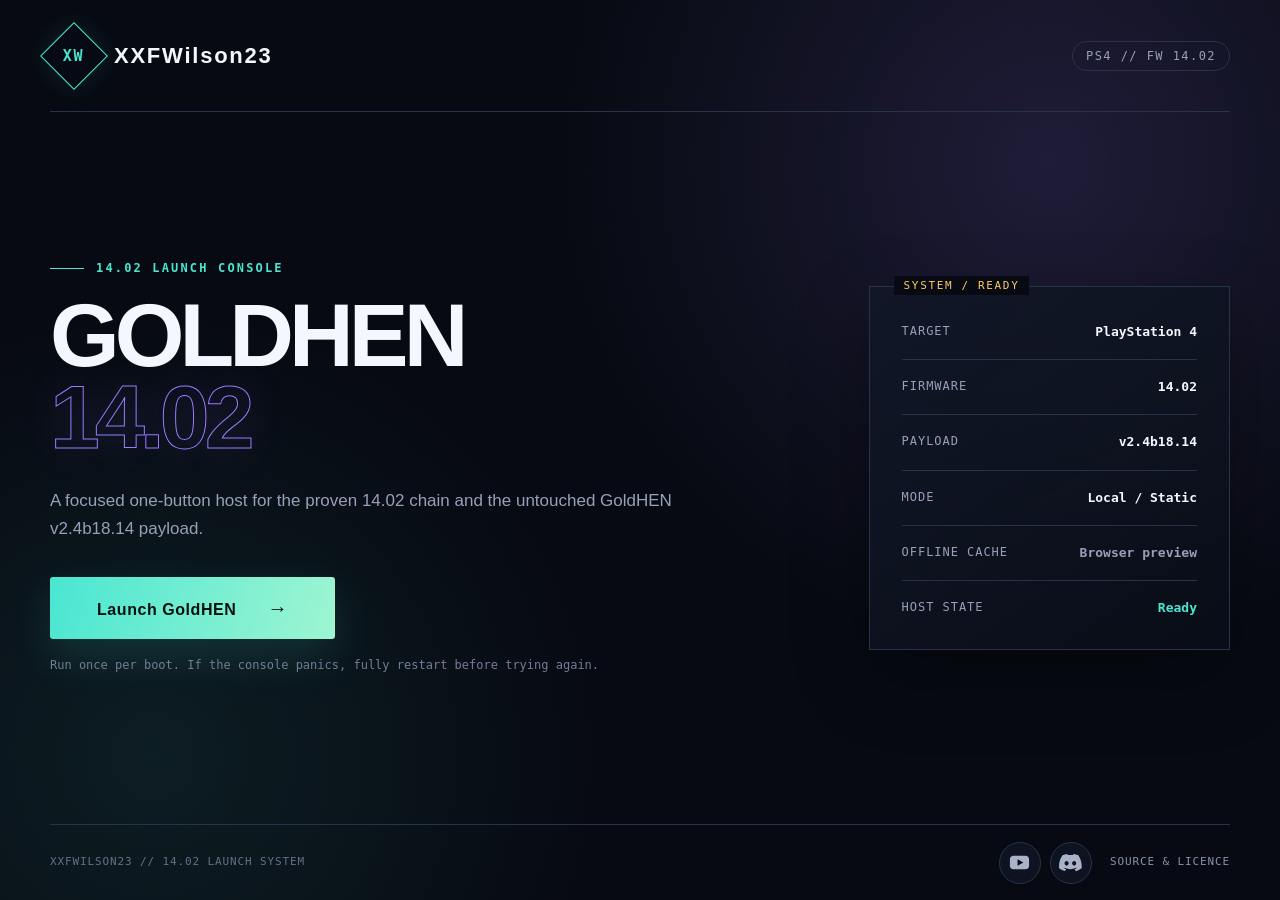
<file: index.html>
<!doctype html>
<html lang="en">
<head>
  <meta charset="utf-8">
  <meta name="viewport" content="width=device-width, initial-scale=1">
  <meta name="theme-color" content="#070a12">
  <meta name="description" content="XXFWilson23's focused PS4 14.02 GoldHEN launch host.">
  <meta property="og:title" content="XXFWilson23 // GoldHEN 14.02">
  <meta property="og:description" content="A focused one-button PS4 14.02 GoldHEN launch host.">
  <meta property="og:type" content="website">
  <title>XXFWilson23 // GoldHEN 14.02</title>
  <style>
    :root {
      --ink: #f4f7ff;
      --muted: #96a0b8;
      --panel: #111726;
      --line: #27324b;
      --violet: #9b7bff;
      --cyan: #49e6d2;
      --amber: #ffca66;
    }

    * { box-sizing: border-box; }

    html, body { min-height: 100%; }

    body {
      margin: 0;
      color: var(--ink);
      background:
        radial-gradient(circle at 82% 18%, rgba(155, 123, 255, .16), transparent 31rem),
        radial-gradient(circle at 12% 84%, rgba(73, 230, 210, .09), transparent 28rem),
        #070a12;
      font-family: "Trebuchet MS", Arial, sans-serif;
      overflow-x: hidden;
    }

    body::before {
      content: "";
      position: fixed;
      inset: 0;
      pointer-events: none;
      opacity: .18;
      background-image:
        linear-gradient(rgba(255,255,255,.045) 1px, transparent 1px),
        linear-gradient(90deg, rgba(255,255,255,.045) 1px, transparent 1px);
      background-size: 42px 42px;
      mask-image: linear-gradient(to bottom, black, transparent 78%);
    }

    .shell {
      width: min(1180px, calc(100% - 64px));
      min-height: 100vh;
      margin: 0 auto;
      display: flex;
      flex-direction: column;
      position: relative;
      z-index: 1;
    }

    header {
      min-height: 112px;
      display: flex;
      align-items: center;
      justify-content: space-between;
      border-bottom: 1px solid var(--line);
    }

    .brand {
      display: flex;
      align-items: center;
      gap: 16px;
      letter-spacing: .08em;
      font-weight: 700;
      font-size: 22px;
    }

    .monogram {
      width: 48px;
      height: 48px;
      display: grid;
      place-items: center;
      border: 1px solid var(--cyan);
      color: var(--cyan);
      font: 700 15px/1 Consolas, monospace;
      transform: rotate(45deg);
      box-shadow: 0 0 28px rgba(73,230,210,.12);
    }

    .monogram span { transform: rotate(-45deg); }

    .firmware {
      padding: 8px 13px;
      border: 1px solid var(--line);
      border-radius: 99px;
      color: var(--muted);
      font: 12px/1 Consolas, monospace;
      letter-spacing: .12em;
    }

    main {
      flex: 1;
      display: grid;
      grid-template-columns: minmax(0, 1.35fr) minmax(310px, .65fr);
      align-items: center;
      gap: 68px;
      padding: 70px 0;
    }

    .eyebrow {
      display: flex;
      align-items: center;
      gap: 12px;
      margin: 0 0 20px;
      color: var(--cyan);
      font: 700 12px/1 Consolas, monospace;
      letter-spacing: .18em;
      text-transform: uppercase;
    }

    .eyebrow::before {
      content: "";
      width: 34px;
      height: 1px;
      background: var(--cyan);
    }

    h1 {
      max-width: 780px;
      margin: 0;
      font-size: clamp(50px, 7vw, 94px);
      line-height: .92;
      letter-spacing: -.055em;
      text-transform: uppercase;
    }

    h1 span {
      display: block;
      color: transparent;
      -webkit-text-stroke: 1px var(--violet);
      text-shadow: 0 0 42px rgba(155,123,255,.14);
    }

    .summary {
      max-width: 650px;
      margin: 28px 0 34px;
      color: var(--muted);
      font-size: 17px;
      line-height: 1.65;
    }

    .launch {
      min-width: 285px;
      min-height: 62px;
      padding: 0 26px;
      border: 0;
      border-radius: 3px;
      background: linear-gradient(105deg, var(--cyan), #9ef5d1);
      color: #07110f;
      font: 700 16px/1 "Trebuchet MS", Arial, sans-serif;
      letter-spacing: .035em;
      cursor: pointer;
      box-shadow: 0 16px 44px rgba(73,230,210,.14);
    }

    .launch:focus, .launch:hover {
      outline: 3px solid rgba(255,255,255,.78);
      outline-offset: 4px;
    }

    .launch strong { margin-left: 26px; font-size: 20px; }

    .note {
      display: block;
      margin-top: 17px;
      color: #727d96;
      font: 12px/1.5 Consolas, monospace;
    }

    .panel {
      position: relative;
      padding: 32px;
      background: linear-gradient(145deg, rgba(18,24,40,.97), rgba(10,14,24,.92));
      border: 1px solid var(--line);
      box-shadow: 0 26px 70px rgba(0,0,0,.32);
    }

    .panel::before {
      content: "SYSTEM / READY";
      position: absolute;
      top: -11px;
      left: 24px;
      padding: 4px 10px;
      color: var(--amber);
      background: #070a12;
      font: 11px/1 Consolas, monospace;
      letter-spacing: .15em;
    }

    .spec {
      display: grid;
      grid-template-columns: 1fr auto;
      gap: 7px 20px;
      padding: 18px 0;
      border-bottom: 1px solid var(--line);
    }

    .spec:last-child { border-bottom: 0; padding-bottom: 0; }
    .spec:first-child { padding-top: 4px; }

    .spec span {
      color: var(--muted);
      font: 12px/1.4 Consolas, monospace;
      letter-spacing: .08em;
      text-transform: uppercase;
    }

    .spec b {
      color: var(--ink);
      font: 700 13px/1.4 Consolas, monospace;
      text-align: right;
    }

    .spec .online { color: var(--cyan); }
    .spec .working { color: var(--amber); }
    .spec .online-only { color: var(--muted); }

    .launch:disabled {
      opacity: .58;
      cursor: wait;
      box-shadow: none;
    }

    footer {
      min-height: 76px;
      display: flex;
      align-items: center;
      justify-content: space-between;
      gap: 24px;
      border-top: 1px solid var(--line);
      color: #657089;
      font: 11px/1.5 Consolas, monospace;
      letter-spacing: .08em;
      text-transform: uppercase;
    }

    footer a { color: #8792aa; text-decoration: none; }
    footer a:focus, footer a:hover { color: var(--cyan); }

    .footer-actions,
    .social-links {
      display: flex;
      align-items: center;
    }

    .footer-actions { gap: 18px; }
    .social-links { gap: 9px; }

    .social-icon {
      width: 42px;
      height: 42px;
      display: inline-flex;
      align-items: center;
      justify-content: center;
      border: 1px solid var(--line);
      border-radius: 50%;
      background: rgba(17,23,38,.78);
      color: #a8b2c8;
      transition: color .16s ease, background .16s ease, border-color .16s ease, transform .16s ease;
    }

    .social-icon svg { width: 23px; height: 23px; }

    .social-icon:focus,
    .social-icon:hover {
      color: #fff;
      outline: 2px solid rgba(255,255,255,.76);
      outline-offset: 3px;
      transform: translateY(-2px);
    }

    .social-icon.youtube:focus,
    .social-icon.youtube:hover {
      border-color: #ff3158;
      background: #e9163d;
    }

    .social-icon.discord:focus,
    .social-icon.discord:hover {
      border-color: #8791ff;
      background: #5865f2;
    }

    @media (max-width: 820px) {
      .shell { width: min(100% - 36px, 700px); }
      header { min-height: 92px; }
      main { grid-template-columns: 1fr; gap: 54px; padding: 54px 0; }
      h1 { font-size: clamp(48px, 15vw, 76px); }
      .panel { max-width: 520px; }
    }

    @media (max-width: 520px) {
      .brand { font-size: 17px; }
      .firmware { display: none; }
      .launch { width: 100%; min-width: 0; }
      footer { align-items: flex-start; flex-direction: column; justify-content: center; padding: 16px 0; }
      .footer-actions { width: 100%; justify-content: space-between; }
    }
  </style>
</head>
<body>
  <div class="shell">
    <header>
      <div class="brand"><div class="monogram"><span>XW</span></div>XXFWilson23</div>
      <div class="firmware">PS4 // FW 14.02</div>
    </header>

    <main>
      <section>
        <p class="eyebrow">14.02 launch console</p>
        <h1>GoldHEN <span>14.02</span></h1>
        <p class="summary">A focused one-button host for the proven 14.02 chain and the untouched GoldHEN v2.4b18.14 payload.</p>
        <button class="launch" id="launch" type="button">Launch GoldHEN <strong>&rarr;</strong></button>
        <span class="note">Run once per boot. If the console panics, fully restart before trying again.</span>
      </section>

      <aside class="panel" aria-label="Host status">
        <div class="spec"><span>Target</span><b>PlayStation 4</b></div>
        <div class="spec"><span>Firmware</span><b>14.02</b></div>
        <div class="spec"><span>Payload</span><b>v2.4b18.14</b></div>
        <div class="spec"><span>Mode</span><b>Local / Static</b></div>
        <div class="spec"><span>Offline cache</span><b class="working" id="cacheState">Checking</b></div>
        <div class="spec"><span>Host state</span><b class="online">Ready</b></div>
      </aside>
    </main>

    <footer>
      <span>XXFWilson23 // 14.02 launch system</span>
      <div class="footer-actions">
        <nav class="social-links" aria-label="XXFWilson23 social links">
          <a class="social-icon youtube" href="https://youtube.com/@XXFWilson23" aria-label="Open XXFWilson23 on YouTube" title="YouTube">
            <svg viewBox="0 0 24 24" aria-hidden="true" focusable="false">
              <rect x="2" y="5" width="20" height="14" rx="4" fill="currentColor"></rect>
              <path d="M10 8.5 16 12l-6 3.5z" fill="#070a12"></path>
            </svg>
          </a>
          <a class="social-icon discord" href="https://discord.gg/gvd6nz8kQ4" aria-label="Join the XXFWilson23 Discord" title="Discord">
            <svg viewBox="0 0 64 48" aria-hidden="true" focusable="false">
              <path d="M40.575 0C39.9562 1.09866 39.4006 2.2352 38.8954 3.397C34.0967 2.67719 29.2096 2.67719 24.3982 3.397C23.9057 2.2352 23.3374 1.09866 22.7186 0C18.2104 0.770324 13.8157 2.12155 9.64839 4.02841C1.38951 16.2652 -0.845688 28.1863 0.265599 39.9432C5.10222 43.517 10.5197 46.2447 16.2909 47.9874C17.5916 46.2447 18.7407 44.3883 19.7257 42.4562C17.8568 41.7616 16.0509 40.8903 14.3208 39.88C14.7755 39.5517 15.2175 39.2107 15.6468 38.8824C25.7873 43.6559 37.5316 43.6559 47.6847 38.8824C48.1141 39.236 48.5561 39.577 49.0107 39.88C47.2806 40.9029 45.4748 41.7616 43.5931 42.4688C44.5781 44.4009 45.7273 46.2573 47.028 48C52.7991 46.2573 58.2167 43.5422 63.0533 39.9684C64.3666 26.3299 60.8055 14.5099 53.6452 4.04104C49.4905 2.13418 45.0959 0.782952 40.5876 0.0252565L40.575 0ZM21.1401 32.7072C18.0209 32.7072 15.4321 29.8785 15.4321 26.3804C15.4321 22.8824 17.9199 20.041 21.1275 20.041C24.3351 20.041 26.886 22.895 26.8354 26.3804C26.7849 29.8658 24.3224 32.7072 21.1401 32.7072ZM42.1788 32.7072C39.047 32.7072 36.4834 29.8785 36.4834 26.3804C36.4834 22.8824 38.9712 20.041 42.1788 20.041C45.3864 20.041 47.9246 22.895 47.8741 26.3804C47.8236 29.8658 45.3611 32.7072 42.1788 32.7072Z" fill="currentColor"></path>
            </svg>
          </a>
        </nav>
        <a href="https://github.com/KTMWILSON23/afterglow-goldhen-host">Source &amp; licence</a>
      </div>
    </footer>
  </div>

  <script>
    (function () {
      var button = document.getElementById("launch");
      var cacheState = document.getElementById("cacheState");
      var appCache = window.applicationCache;
      var isPS4 = /PlayStation 4/i.test(navigator.userAgent || "");
      var cacheAttempted = sessionStorage.getItem("xxf_cache_attempted") === "1";
      var cacheReady = sessionStorage.getItem("xxf_cache_ready") === "1";
      var cacheWait = null;

      function setCacheState(text, className, allowLaunch) {
        cacheState.textContent = text;
        cacheState.className = className;
        button.disabled = !allowLaunch;
        if (cacheWait) {
          window.clearTimeout(cacheWait);
          cacheWait = null;
        }
      }

      function cacheWorking(text) {
        cacheState.textContent = text;
        cacheState.className = "working";
        button.disabled = true;
        if (!cacheWait) {
          cacheWait = window.setTimeout(function () {
            try {
              if (appCache && (appCache.status === appCache.CHECKING || appCache.status === appCache.DOWNLOADING)) {
                appCache.abort();
              }
            } catch (error) {}
            setCacheState("Online launch", "online-only", true);
          }, 45000);
        }
      }

      if (appCache) {
        appCache.addEventListener("checking", function () { cacheWorking("Checking"); }, false);
        appCache.addEventListener("downloading", function () { cacheWorking("Updating"); }, false);
        appCache.addEventListener("progress", function (event) {
          var loaded = Number(event.loaded || 0);
          var total = Number(event.total || 0);
          cacheWorking(total > 0 ? "Updating " + Math.round((loaded / total) * 100) + "%" : "Updating");
        }, false);
        appCache.addEventListener("cached", function () {
          sessionStorage.setItem("xxf_cache_ready", "1");
          setCacheState("Offline ready", "online", true);
        }, false);
        appCache.addEventListener("noupdate", function () {
          sessionStorage.setItem("xxf_cache_ready", "1");
          setCacheState("Offline ready", "online", true);
        }, false);
        appCache.addEventListener("updateready", function () {
          try { appCache.swapCache(); } catch (error) {}
          sessionStorage.setItem("xxf_cache_ready", "1");
          setCacheState("Offline updated", "online", true);
        }, false);
        appCache.addEventListener("error", function () {
          setCacheState("Online launch", "online-only", true);
        }, false);
        appCache.addEventListener("obsolete", function () {
          setCacheState("Online launch", "online-only", true);
        }, false);
      }

      if (appCache && (appCache.status === appCache.CHECKING || appCache.status === appCache.DOWNLOADING)) {
        cacheWorking(appCache.status === appCache.DOWNLOADING ? "Updating" : "Checking");
      } else if (cacheReady || (appCache && appCache.status === appCache.IDLE)) {
        setCacheState("Offline ready", "online", true);
      } else if (isPS4 && appCache && appCache.status === appCache.UNCACHED && !cacheAttempted) {
        sessionStorage.setItem("xxf_cache_attempted", "1");
        cacheWorking("Preparing");
        window.location.replace("./cache.html");
        return;
      } else {
        setCacheState(isPS4 ? "Online launch" : "Browser preview", "online-only", true);
      }

      button.addEventListener("click", function () {
        button.disabled = true;
        button.textContent = "Starting...";
        sessionStorage.setItem("payload_path", "./goldhen.bin");
        window.location.href = "./launch.html?mode=goldhen&afterglow=run&fw=1402";
      });
    }());
  </script>
</body>
</html>
</file>
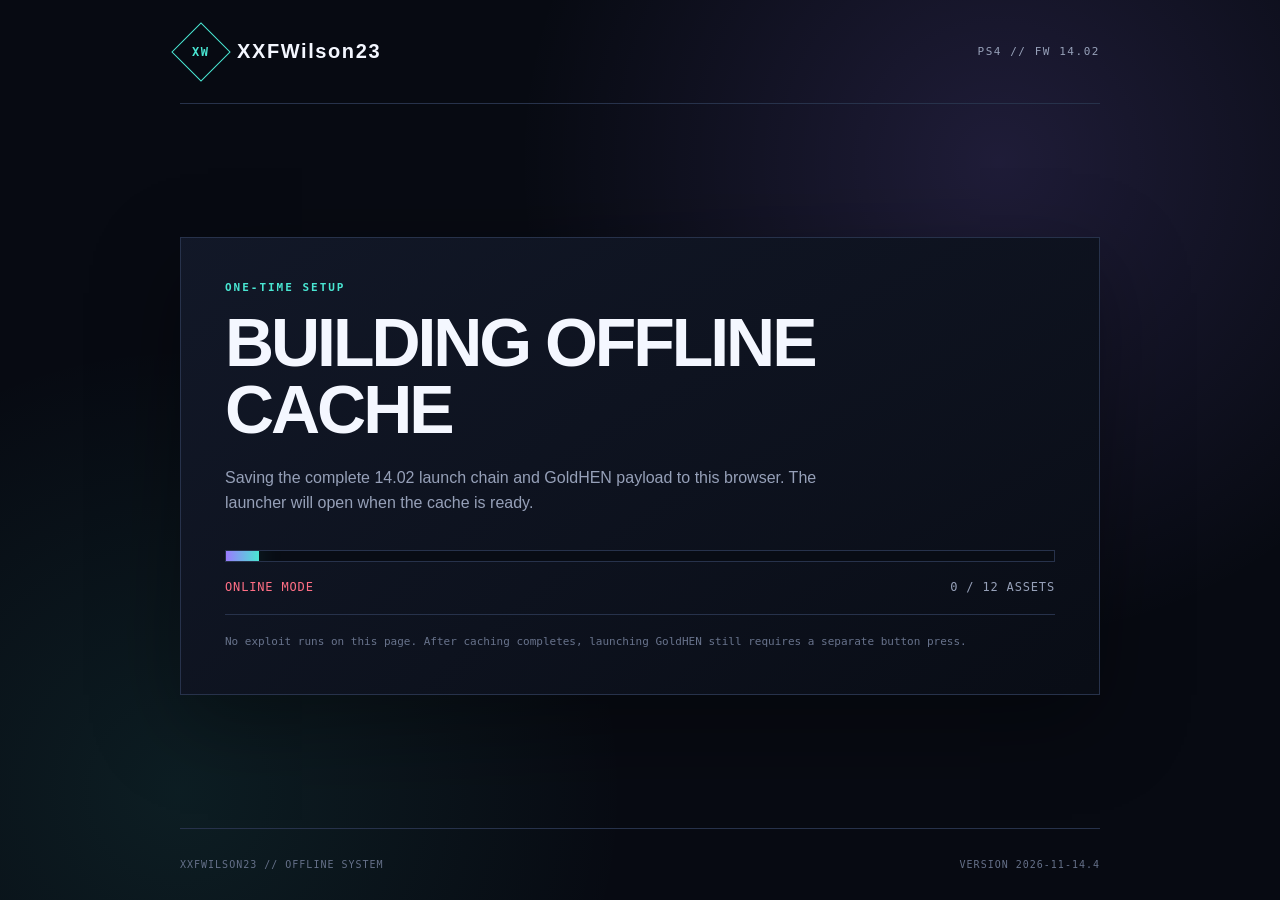
<file: cache.html>
<!doctype html>
<html lang="en" manifest="./cache.manifest">
<head>
  <meta charset="utf-8">
  <meta name="viewport" content="width=device-width, initial-scale=1">
  <meta name="theme-color" content="#070a12">
  <title>XXFWilson23 // Offline cache</title>
  <style>
    :root {
      --ink: #f4f7ff;
      --muted: #96a0b8;
      --line: #27324b;
      --violet: #9b7bff;
      --cyan: #49e6d2;
      --amber: #ffca66;
      --red: #ff6f85;
    }

    * { box-sizing: border-box; }
    html, body { min-height: 100%; }

    body {
      margin: 0;
      color: var(--ink);
      background:
        radial-gradient(circle at 78% 18%, rgba(155,123,255,.16), transparent 30rem),
        radial-gradient(circle at 14% 88%, rgba(73,230,210,.09), transparent 28rem),
        #070a12;
      font-family: "Trebuchet MS", Arial, sans-serif;
    }

    .shell {
      width: min(920px, calc(100% - 48px));
      min-height: 100vh;
      margin: 0 auto;
      display: flex;
      flex-direction: column;
    }

    header {
      min-height: 104px;
      display: flex;
      align-items: center;
      justify-content: space-between;
      border-bottom: 1px solid var(--line);
    }

    .brand {
      display: flex;
      align-items: center;
      gap: 15px;
      font-size: 20px;
      font-weight: 700;
      letter-spacing: .08em;
    }

    .mark {
      width: 42px;
      height: 42px;
      display: grid;
      place-items: center;
      border: 1px solid var(--cyan);
      color: var(--cyan);
      font: 700 12px/1 Consolas, monospace;
      transform: rotate(45deg);
    }

    .mark span { transform: rotate(-45deg); }

    .firmware {
      color: var(--muted);
      font: 11px/1 Consolas, monospace;
      letter-spacing: .14em;
    }

    main {
      flex: 1;
      display: grid;
      place-items: center;
      padding: 64px 0;
    }

    .cache-card {
      width: 100%;
      padding: 44px;
      border: 1px solid var(--line);
      background: linear-gradient(145deg, rgba(18,24,40,.98), rgba(9,13,22,.94));
      box-shadow: 0 28px 80px rgba(0,0,0,.34);
    }

    .eyebrow {
      margin: 0 0 16px;
      color: var(--cyan);
      font: 700 11px/1 Consolas, monospace;
      letter-spacing: .18em;
      text-transform: uppercase;
    }

    h1 {
      margin: 0;
      font-size: clamp(38px, 7vw, 68px);
      line-height: .98;
      letter-spacing: -.045em;
      text-transform: uppercase;
    }

    .summary {
      max-width: 650px;
      margin: 22px 0 34px;
      color: var(--muted);
      font-size: 16px;
      line-height: 1.6;
    }

    .track {
      height: 12px;
      overflow: hidden;
      border: 1px solid var(--line);
      background: #080c14;
    }

    .fill {
      width: 4%;
      height: 100%;
      background: linear-gradient(90deg, var(--violet), var(--cyan));
      box-shadow: 0 0 24px rgba(73,230,210,.28);
      transition: width .2s linear;
    }

    .status-row {
      min-height: 52px;
      display: flex;
      align-items: center;
      justify-content: space-between;
      gap: 20px;
      color: var(--muted);
      font: 12px/1.4 Consolas, monospace;
      letter-spacing: .07em;
      text-transform: uppercase;
    }

    #cacheStatus { color: var(--amber); }
    body.ready #cacheStatus { color: var(--cyan); }
    body.error #cacheStatus { color: var(--red); }

    .detail {
      padding-top: 18px;
      border-top: 1px solid var(--line);
      color: #68738c;
      font: 11px/1.55 Consolas, monospace;
    }

    footer {
      min-height: 72px;
      display: flex;
      align-items: center;
      justify-content: space-between;
      border-top: 1px solid var(--line);
      color: #657089;
      font: 10px/1 Consolas, monospace;
      letter-spacing: .1em;
      text-transform: uppercase;
    }

    @media (max-width: 600px) {
      .shell { width: min(100% - 28px, 520px); }
      .cache-card { padding: 28px 22px; }
      .firmware { display: none; }
      .status-row { align-items: flex-start; flex-direction: column; padding: 14px 0; }
    }
  </style>
</head>
<body>
  <div class="shell">
    <header>
      <div class="brand"><div class="mark"><span>XW</span></div>XXFWilson23</div>
      <div class="firmware">PS4 // FW 14.02</div>
    </header>

    <main>
      <section class="cache-card">
        <p class="eyebrow">One-time setup</p>
        <h1>Building offline cache</h1>
        <p class="summary">Saving the complete 14.02 launch chain and GoldHEN payload to this browser. The launcher will open when the cache is ready.</p>
        <div class="track" role="progressbar" aria-label="Offline cache progress" aria-valuemin="0" aria-valuemax="100" aria-valuenow="4" id="progressTrack">
          <div class="fill" id="progressFill"></div>
        </div>
        <div class="status-row"><span id="cacheStatus">Preparing cache</span><span id="cacheCount">0 / 12 assets</span></div>
        <div class="detail">No exploit runs on this page. After caching completes, launching GoldHEN still requires a separate button press.</div>
      </section>
    </main>

    <footer><span>XXFWilson23 // Offline system</span><span>Version 2026-11-14.4</span></footer>
  </div>

  <script>
    (function () {
      var appCache = window.applicationCache;
      var status = document.getElementById("cacheStatus");
      var count = document.getElementById("cacheCount");
      var fill = document.getElementById("progressFill");
      var track = document.getElementById("progressTrack");
      var finished = false;

      sessionStorage.setItem("xxf_cache_attempted", "1");

      function setProgress(percent) {
        percent = Math.max(4, Math.min(100, percent || 0));
        fill.style.width = percent + "%";
        track.setAttribute("aria-valuenow", String(percent));
      }

      function returnToLauncher(message, ready, delay) {
        if (finished) return;
        finished = true;
        status.textContent = message;
        document.body.classList.add(ready ? "ready" : "error");
        if (ready) {
          sessionStorage.setItem("xxf_cache_ready", "1");
          setProgress(100);
          count.textContent = "12 / 12 assets";
        }
        window.setTimeout(function () {
          window.location.replace("./index.html");
        }, delay || 900);
      }

      if (!appCache) {
        returnToLauncher("Online mode", false, 1200);
        return;
      }

      appCache.addEventListener("checking", function () {
        status.textContent = "Checking local cache";
      }, false);

      appCache.addEventListener("downloading", function () {
        status.textContent = "Caching launch files";
      }, false);

      appCache.addEventListener("progress", function (event) {
        var loaded = Number(event.loaded || 0);
        var total = Number(event.total || 12);
        var percent = total > 0 ? Math.round((loaded / total) * 100) : 4;
        setProgress(percent);
        count.textContent = loaded + " / " + total + " assets";
      }, false);

      appCache.addEventListener("cached", function () {
        returnToLauncher("Offline cache ready", true, 850);
      }, false);

      appCache.addEventListener("noupdate", function () {
        returnToLauncher("Offline cache already ready", true, 600);
      }, false);

      appCache.addEventListener("updateready", function () {
        try { appCache.swapCache(); } catch (error) {}
        returnToLauncher("Offline cache updated", true, 850);
      }, false);

      appCache.addEventListener("obsolete", function () {
        returnToLauncher("Online mode", false, 1400);
      }, false);

      appCache.addEventListener("error", function () {
        returnToLauncher("Cache unavailable — continuing online", false, 1800);
      }, false);

      window.setTimeout(function () {
        try {
          if (appCache.status === appCache.CHECKING || appCache.status === appCache.DOWNLOADING) {
            appCache.abort();
          }
        } catch (error) {}
        returnToLauncher("Cache timed out — continuing online", false, 1200);
      }, 45000);
    }());
  </script>
</body>
</html>
</file>
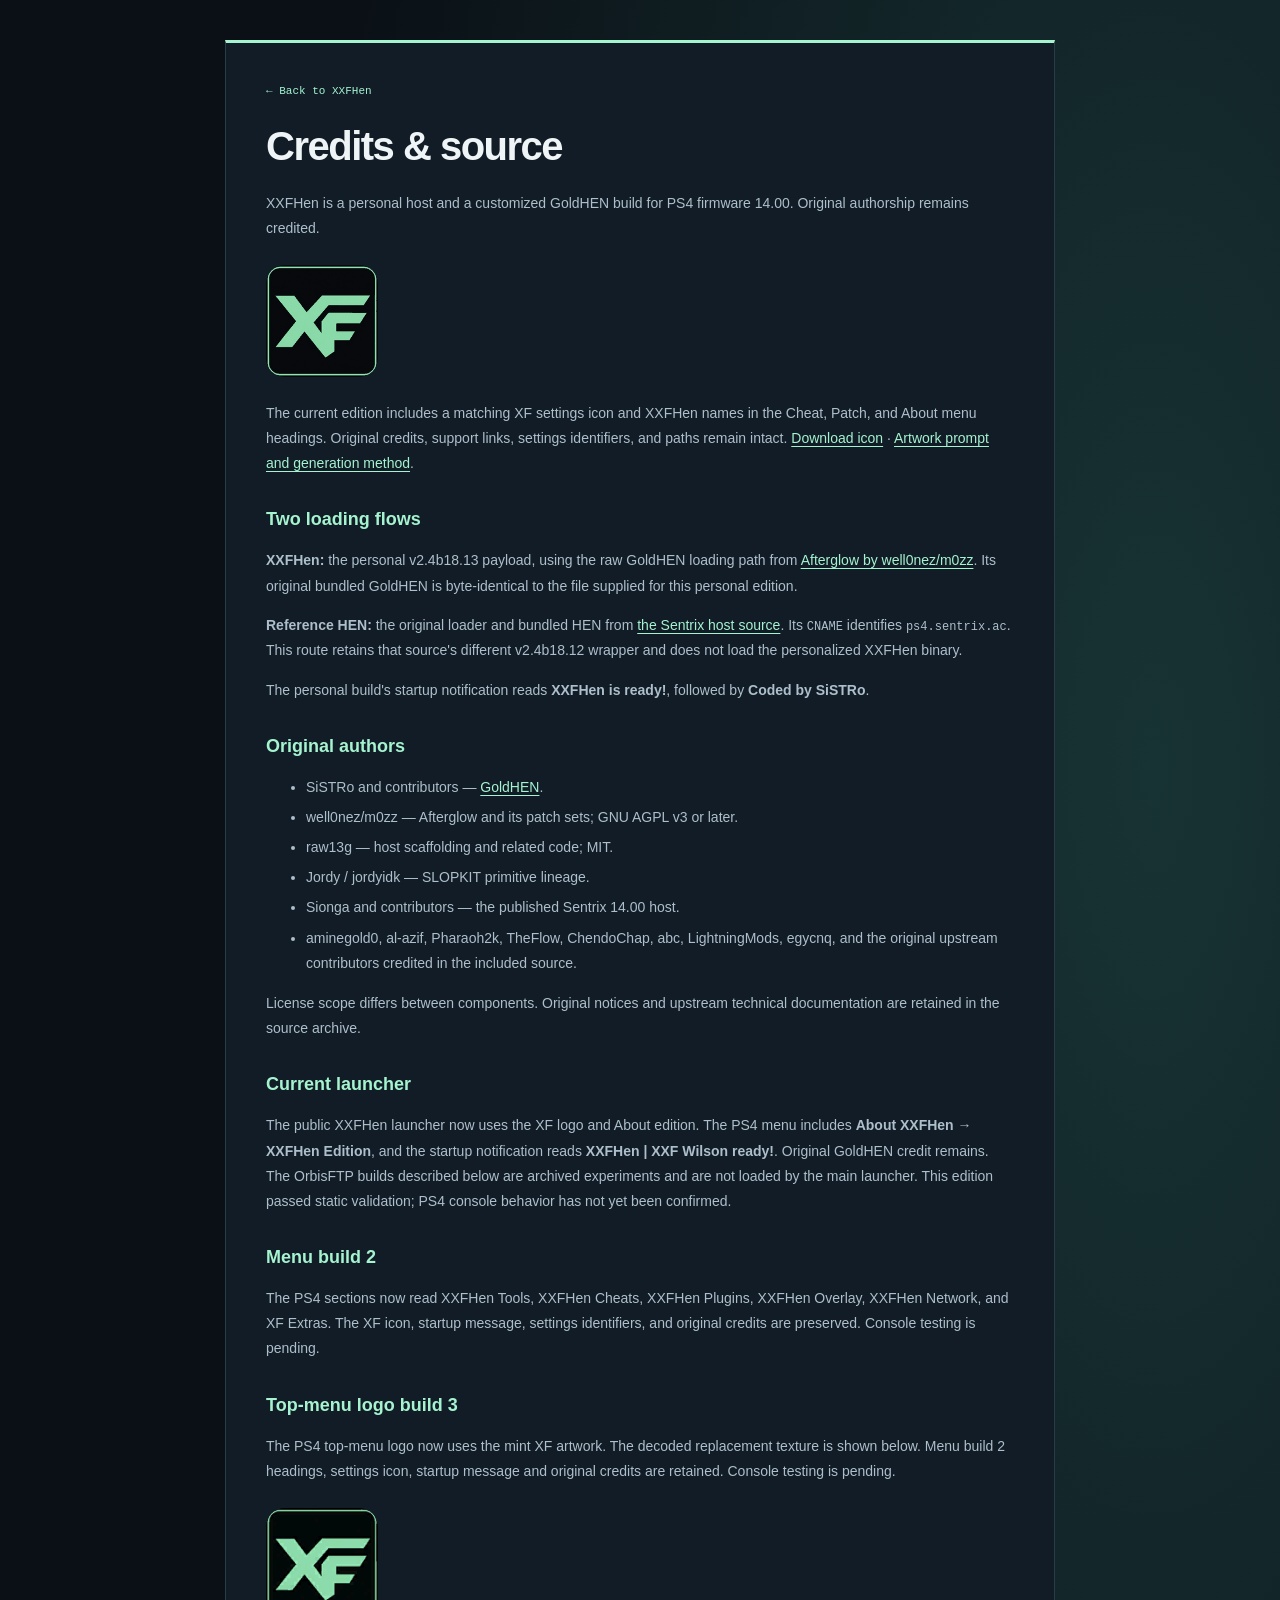
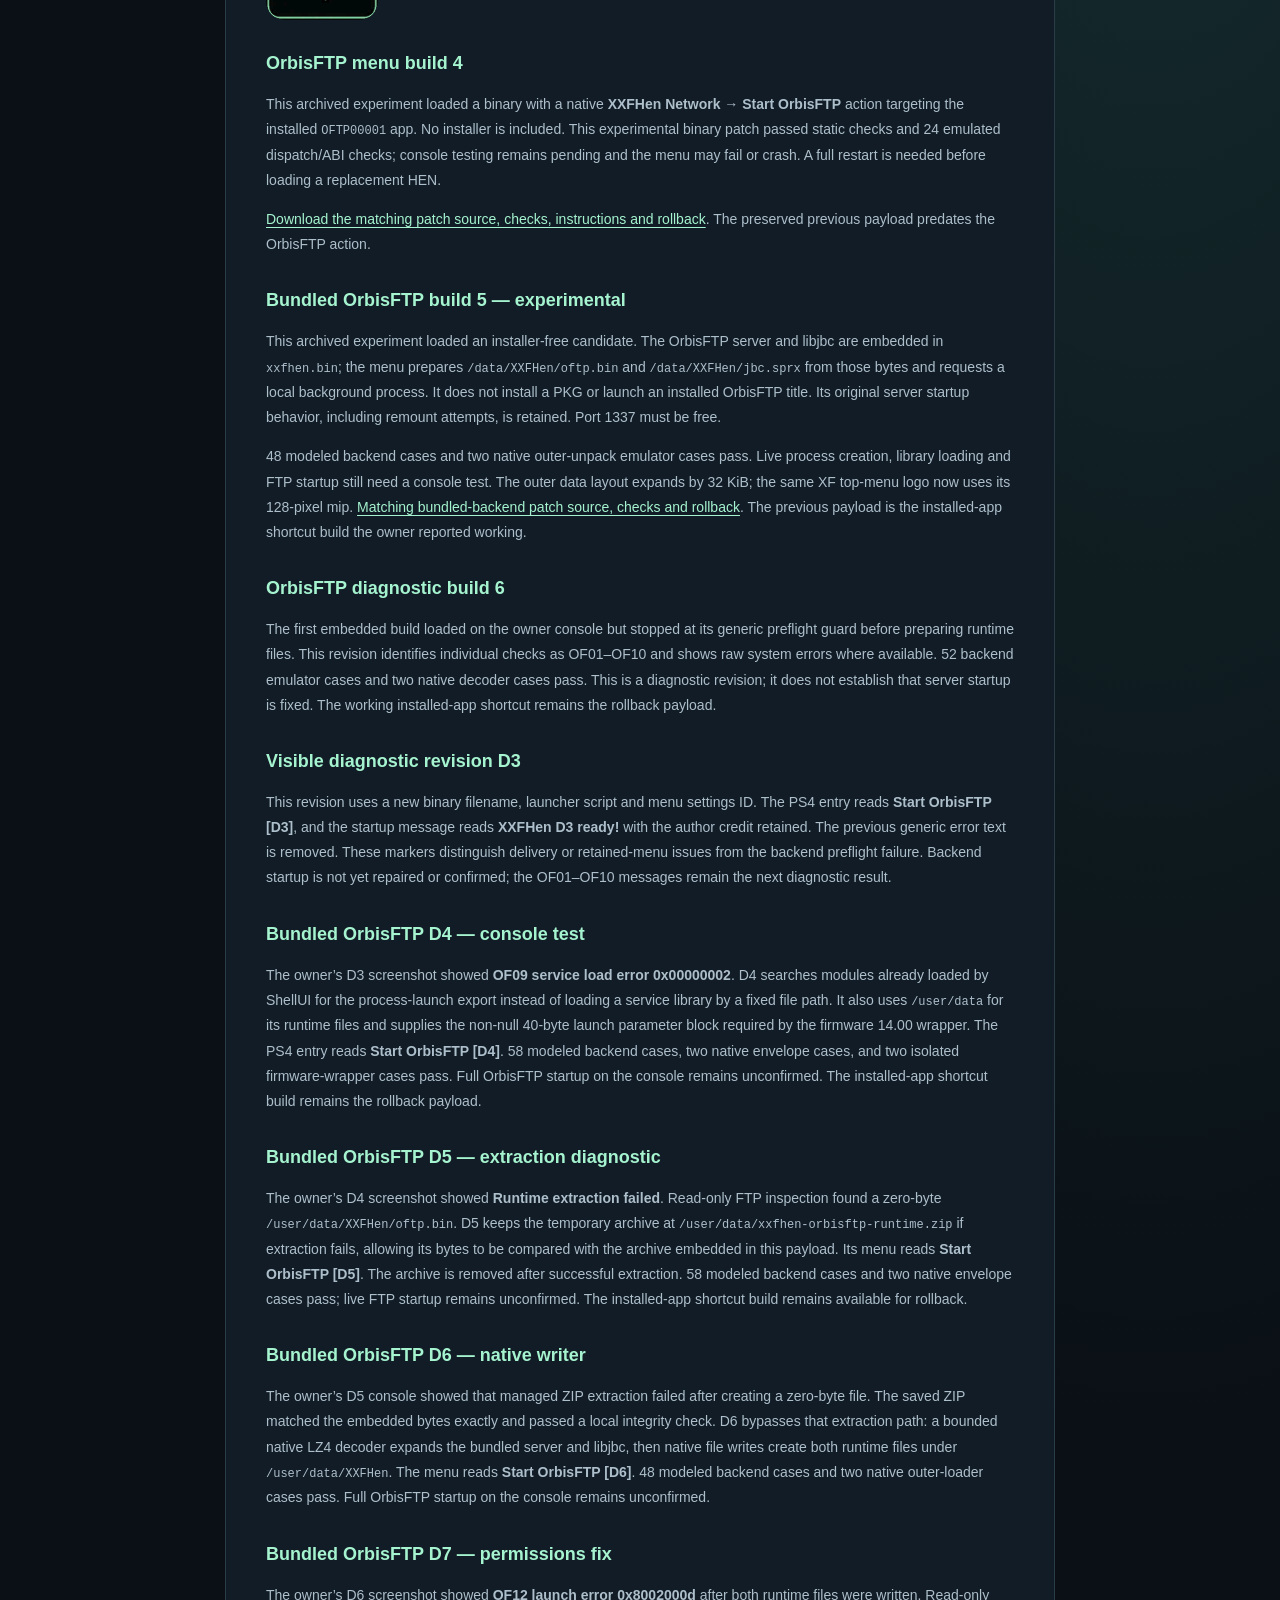
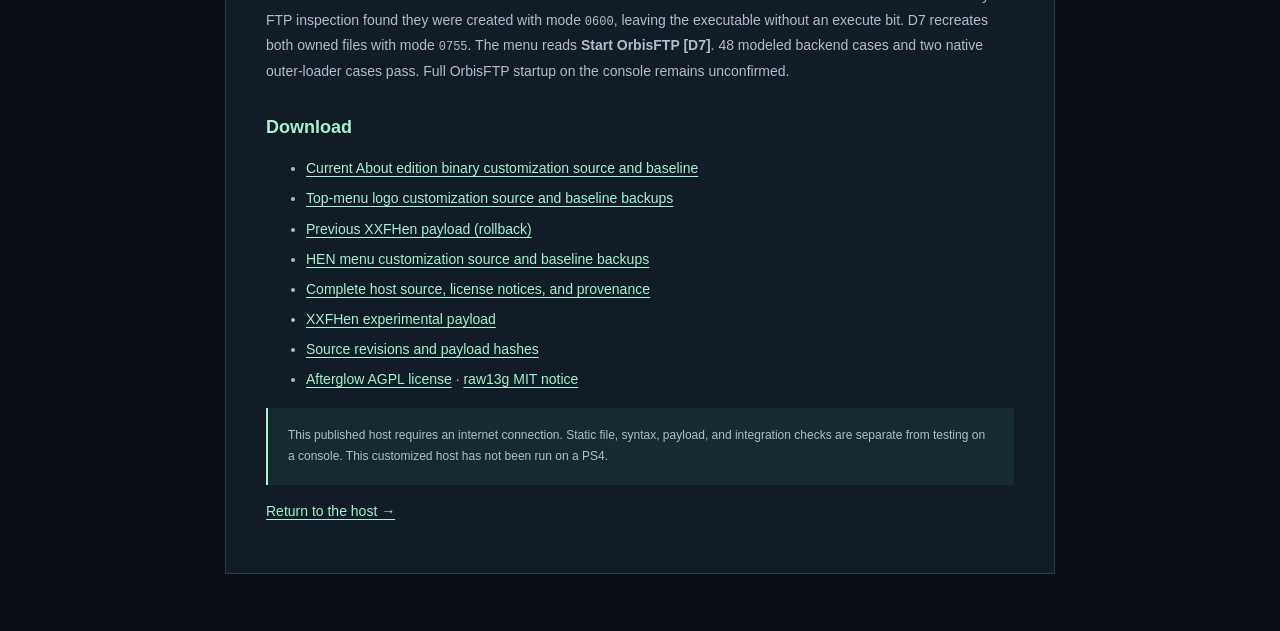
<file: credits.html>
<!doctype html>
<html lang="en"><head><meta charset="utf-8"><meta name="viewport" content="width=device-width,initial-scale=1"><title>XXFHen · Credits &amp; source</title><link rel="stylesheet" href="host.css"><link rel="icon" type="image/png" href="assets/xxfhen-icon.png"></head>
<body><div class="page"><article class="credits"><a class="back" href="./">← Back to XXFHen</a><h1>Credits &amp; source</h1>
<p>XXFHen is a personal host and a customized GoldHEN build for PS4 firmware 14.00. Original authorship remains credited.</p>
<img class="credits-icon" src="assets/xxfhen-icon.png" alt="XXFHen XF settings-menu icon" width="112" height="112">
<p>The current edition includes a matching XF settings icon and XXFHen names in the Cheat, Patch, and About menu headings. Original credits, support links, settings identifiers, and paths remain intact. <a href="assets/xxfhen-icon.png" download="XXFHen-icon.png">Download icon</a> · <a href="assets/icon-prompt.txt">Artwork prompt and generation method</a>.</p>
<h2>Two loading flows</h2><p><strong>XXFHen:</strong> the personal v2.4b18.13 payload, using the raw GoldHEN loading path from <a href="https://github.com/well0nez/afterglow-web">Afterglow by well0nez/m0zz</a>. Its original bundled GoldHEN is byte-identical to the file supplied for this personal edition.</p>
<p><strong>Reference HEN:</strong> the original loader and bundled HEN from <a href="https://github.com/sionga/ps4-14.00-jb">the Sentrix host source</a>. Its <code>CNAME</code> identifies <code>ps4.sentrix.ac</code>. This route retains that source's different v2.4b18.12 wrapper and does not load the personalized XXFHen binary.</p>
<p>The personal build's startup notification reads <strong>XXFHen is ready!</strong>, followed by <strong>Coded by SiSTRo</strong>.</p>
<h2>Original authors</h2><ul><li>SiSTRo and contributors — <a href="https://github.com/GoldHEN/GoldHEN">GoldHEN</a>.</li><li>well0nez/m0zz — Afterglow and its patch sets; GNU AGPL v3 or later.</li><li>raw13g — host scaffolding and related code; MIT.</li><li>Jordy / jordyidk — SLOPKIT primitive lineage.</li><li>Sionga and contributors — the published Sentrix 14.00 host.</li><li>aminegold0, al-azif, Pharaoh2k, TheFlow, ChendoChap, abc, LightningMods, egycnq, and the original upstream contributors credited in the included source.</li></ul>
<p>License scope differs between components. Original notices and upstream technical documentation are retained in the source archive.</p>
<h2>Current launcher</h2><p>The public XXFHen launcher now uses the XF logo and About edition. The PS4 menu includes <strong>About XXFHen → XXFHen Edition</strong>, and the startup notification reads <strong>XXFHen | XXF Wilson ready!</strong>. Original GoldHEN credit remains. The OrbisFTP builds described below are archived experiments and are not loaded by the main launcher. This edition passed static validation; PS4 console behavior has not yet been confirmed.</p><h2>Menu build 2</h2><p>The PS4 sections now read XXFHen Tools, XXFHen Cheats, XXFHen Plugins, XXFHen Overlay, XXFHen Network, and XF Extras. The XF icon, startup message, settings identifiers, and original credits are preserved. Console testing is pending.</p><h2>Top-menu logo build 3</h2><p>The PS4 top-menu logo now uses the mint XF artwork. The decoded replacement texture is shown below. Menu build 2 headings, settings icon, startup message and original credits are retained. Console testing is pending.</p><img class="credits-icon" src="top-menu-preview.png" alt="XF top-menu texture decoded from the new payload" width="112" height="112"><h2>OrbisFTP menu build 4</h2><p>This archived experiment loaded a binary with a native <strong>XXFHen Network → Start OrbisFTP</strong> action targeting the installed <code>OFTP00001</code> app. No installer is included. This experimental binary patch passed static checks and 24 emulated dispatch/ABI checks; console testing remains pending and the menu may fail or crash. A full restart is needed before loading a replacement HEN.</p><p><a href="xxfhen-orbisftp-test1.zip" download>Download the matching patch source, checks, instructions and rollback</a>. The preserved previous payload predates the OrbisFTP action.</p><h2>Bundled OrbisFTP build 5 — experimental</h2><p>This archived experiment loaded an installer-free candidate. The OrbisFTP server and libjbc are embedded in <code>xxfhen.bin</code>; the menu prepares <code>/data/XXFHen/oftp.bin</code> and <code>/data/XXFHen/jbc.sprx</code> from those bytes and requests a local background process. It does not install a PKG or launch an installed OrbisFTP title. Its original server startup behavior, including remount attempts, is retained. Port 1337 must be free.</p><p>48 modeled backend cases and two native outer-unpack emulator cases pass. Live process creation, library loading and FTP startup still need a console test. The outer data layout expands by 32 KiB; the same XF top-menu logo now uses its 128-pixel mip. <a href="hen-orbisftp-source.zip" download>Matching bundled-backend patch source, checks and rollback</a>. The previous payload is the installed-app shortcut build the owner reported working.</p><h2>OrbisFTP diagnostic build 6</h2><p>The first embedded build loaded on the owner console but stopped at its generic preflight guard before preparing runtime files. This revision identifies individual checks as OF01–OF10 and shows raw system errors where available. 52 backend emulator cases and two native decoder cases pass. This is a diagnostic revision; it does not establish that server startup is fixed. The working installed-app shortcut remains the rollback payload.</p><h2>Visible diagnostic revision D3</h2><p>This revision uses a new binary filename, launcher script and menu settings ID. The PS4 entry reads <strong>Start OrbisFTP [D3]</strong>, and the startup message reads <strong>XXFHen D3 ready!</strong> with the author credit retained. The previous generic error text is removed. These markers distinguish delivery or retained-menu issues from the backend preflight failure. Backend startup is not yet repaired or confirmed; the OF01–OF10 messages remain the next diagnostic result.</p><h2>Bundled OrbisFTP D4 — console test</h2><p>The owner’s D3 screenshot showed <strong>OF09 service load error 0x00000002</strong>. D4 searches modules already loaded by ShellUI for the process-launch export instead of loading a service library by a fixed file path. It also uses <code>/user/data</code> for its runtime files and supplies the non-null 40-byte launch parameter block required by the firmware 14.00 wrapper. The PS4 entry reads <strong>Start OrbisFTP [D4]</strong>. 58 modeled backend cases, two native envelope cases, and two isolated firmware-wrapper cases pass. Full OrbisFTP startup on the console remains unconfirmed. The installed-app shortcut build remains the rollback payload.</p><h2>Bundled OrbisFTP D5 — extraction diagnostic</h2><p>The owner’s D4 screenshot showed <strong>Runtime extraction failed</strong>. Read-only FTP inspection found a zero-byte <code>/user/data/XXFHen/oftp.bin</code>. D5 keeps the temporary archive at <code>/user/data/xxfhen-orbisftp-runtime.zip</code> if extraction fails, allowing its bytes to be compared with the archive embedded in this payload. Its menu reads <strong>Start OrbisFTP [D5]</strong>. The archive is removed after successful extraction. 58 modeled backend cases and two native envelope cases pass; live FTP startup remains unconfirmed. The installed-app shortcut build remains available for rollback.</p><h2>Bundled OrbisFTP D6 — native writer</h2><p>The owner’s D5 console showed that managed ZIP extraction failed after creating a zero-byte file. The saved ZIP matched the embedded bytes exactly and passed a local integrity check. D6 bypasses that extraction path: a bounded native LZ4 decoder expands the bundled server and libjbc, then native file writes create both runtime files under <code>/user/data/XXFHen</code>. The menu reads <strong>Start OrbisFTP [D6]</strong>. 48 modeled backend cases and two native outer-loader cases pass. Full OrbisFTP startup on the console remains unconfirmed.</p><h2>Bundled OrbisFTP D7 — permissions fix</h2><p>The owner’s D6 screenshot showed <strong>OF12 launch error 0x8002000d</strong> after both runtime files were written. Read-only FTP inspection found they were created with mode <code>0600</code>, leaving the executable without an execute bit. D7 recreates both owned files with mode <code>0755</code>. The menu reads <strong>Start OrbisFTP [D7]</strong>. 48 modeled backend cases and two native outer-loader cases pass. Full OrbisFTP startup on the console remains unconfirmed.</p><h2>Download</h2><ul><li><a href="xxfhen-about-source.zip" download>Current About edition binary customization source and baseline</a></li><li><a href="hen-logo-source.zip" download>Top-menu logo customization source and baseline backups</a></li><li><a href="goldhen-previous.bin" download="XXFHen-previous.bin">Previous XXFHen payload (rollback)</a></li><li><a href="hen-menu-source.zip" download>HEN menu customization source and baseline backups</a></li><li><a href="source.zip" download>Complete host source, license notices, and provenance</a></li><li><a href="xxfhen-d7.bin" download="xxfhen.bin">XXFHen experimental payload</a></li><li><a href="provenance.json">Source revisions and payload hashes</a></li><li><a href="licenses/AGPL-3.0.txt">Afterglow AGPL license</a> · <a href="licenses/raw13g-MIT.txt">raw13g MIT notice</a></li></ul>
<p class="notice">This published host requires an internet connection. Static file, syntax, payload, and integration checks are separate from testing on a console. This customized host has not been run on a PS4.</p>
<p><a href="./">Return to the host →</a></p></article></div></body></html>
</file>
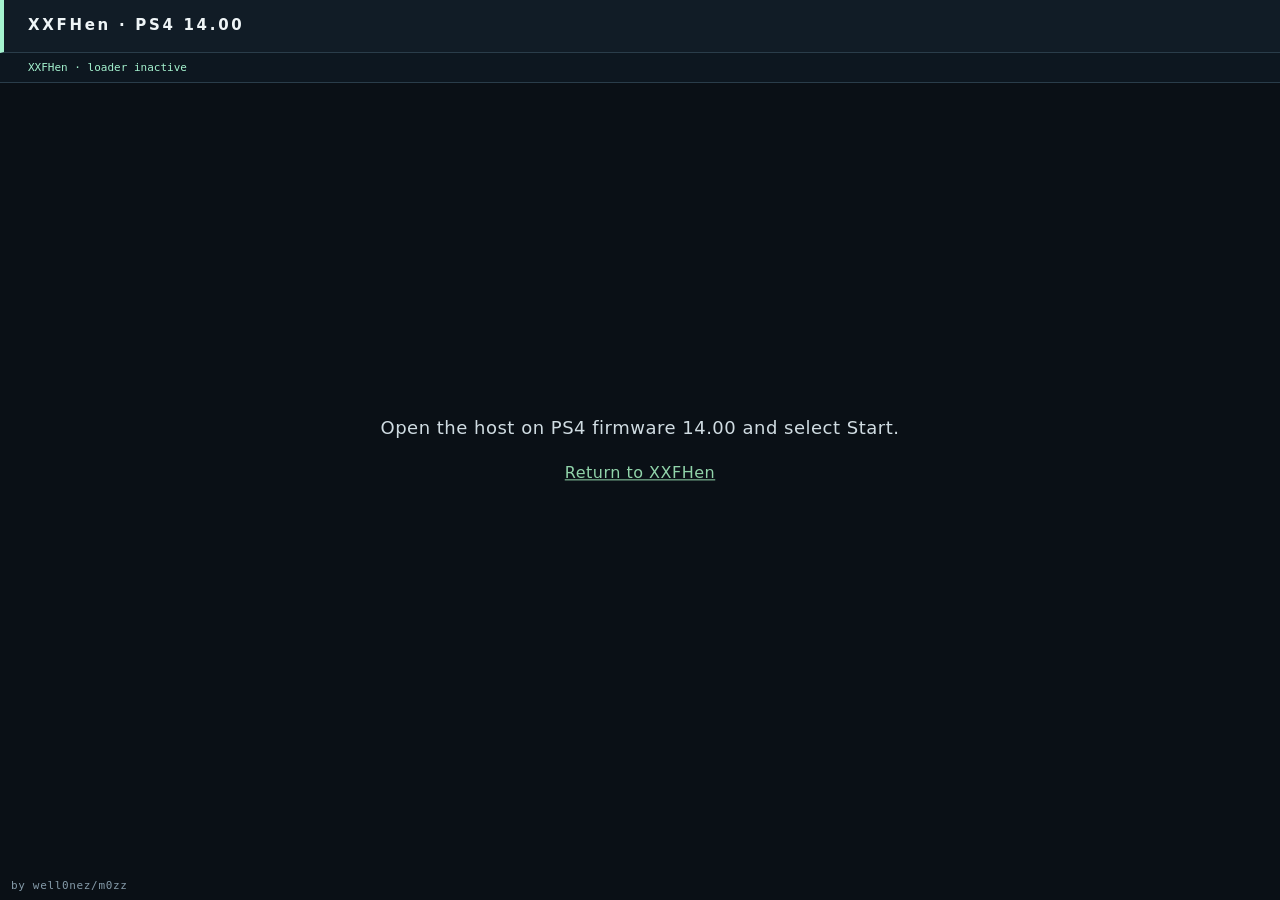
<file: jb.html>
<!doctype html>
<html lang="en">
  <head>
    <meta charset="utf-8" />
    <meta name="viewport" content="width=device-width,initial-scale=1" />
    <title>XXFHen · Loading</title>
    <!-- This page carries its own styles and starts its own module, and it
         loads NOTHING else. That duplicates a little of style.css, and it is
         deliberate: every subresource is one more allocation and one more
         timing shift in the process that core.js is about to groom, and this
         exploit is decided by exactly that. The landing page may use the
         shared stylesheet; this one may not. -->
    <style>
      :root {
        --bg: #0a1016;
        --panel: #111c26;
        --sunk: #0d1720;
        --line: #2a3d4a;
        --fg: #d0dce2;
        --bright: #eff5f7;
        --dim: #a0b3bf;
        --faint: #859ba9;
        --ok: #a5f3cf;
        --bad: #f1a9a0;
        --warn: #ecd28f;
        --sans: "Segoe UI", system-ui, sans-serif;
        --mono: Consolas, "DejaVu Sans Mono", monospace;
      }
      * {
        box-sizing: border-box;
      }
      html,
      body {
        margin: 0;
        padding: 0;
        min-height: 100%;
        background: var(--bg);
        color: var(--fg);
        font: 15px/1.45 var(--sans);
      }
      #brand {
        padding: 15px 24px;
        border-left: 4px solid var(--ok);
        border-bottom: 1px solid var(--line);
        background: var(--panel);
        text-align: left;
      }
      #brand b {
        color: var(--bright);
        font-size: 15px;
        font-weight: 700;
        letter-spacing: 0.18em;
      }
      /* The live heap readout sits in the flow under the bar. Nothing here
         scrolls the document itself, so it stays in view without being
         positioned over the wordmark. */
      #ramBox {
        overflow: hidden;
        padding: 7px 28px;
        border-bottom: 1px solid var(--line);
        background: var(--sunk);
        color: var(--ok);
        font: 11px/1.4 var(--mono);
        text-overflow: ellipsis;
        white-space: nowrap;
      }
      /* Running: a spinner under the bar. jb.js switches the body to .done,
         .fail or .log. */
      #spin {
        position: fixed;
        top: calc(50% + 20px);
        left: 50%;
        width: 46px;
        height: 46px;
        margin: -23px 0 0 -23px;
        border: 4px solid var(--line);
        border-top-color: var(--ok);
        border-radius: 50%;
        animation: spin 0.9s linear infinite;
      }
      @keyframes spin {
        to {
          transform: rotate(360deg);
        }
      }
      #msg {
        position: fixed;
        top: 50%;
        left: 0;
        right: 0;
        transform: translateY(-50%);
        display: none;
        text-align: center;
        padding: 0 24px;
        font-size: 18px;
        letter-spacing: 0.5px;
      }
      #state,
      #out {
        display: none;
      }
      body.done #spin,
      body.fail #spin {
        display: none;
      }
      body.fail #msg {
        display: block;
      }
      body.done #msg {
        display: block;
        color: var(--ok);
        font-weight: 700;
        letter-spacing: 2px;
      }
      /* ?log=1 -- the full step log. Laid out with flex rather than by
         subtracting a header height from 100vh. */
      body.log {
        display: flex;
        flex-direction: column;
        height: 100vh;
      }
      body.log #spin,
      body.log #msg {
        display: none;
      }
      body.log #wrap {
        display: flex;
        flex-direction: column;
        flex: 1;
        min-height: 0;
        padding: 20px 28px 32px;
      }
      body.log #state {
        display: block;
        margin: 0 0 12px;
        font-size: 22px;
        font-weight: 700;
      }
      body.log #out {
        display: block;
        flex: 1;
        min-height: 0;
        overflow-y: auto;
        padding: 14px 16px;
        border: 1px solid var(--line);
        border-radius: 0;
        background: var(--sunk);
        font: 12px/1.55 var(--mono);
        white-space: pre-wrap;
      }
      /* The retry notice, raised by jb.js when the chain throws or stalls. */
      .notice {
        margin: 1em 0;
        padding: 0.7em 1em;
        border: 1px solid #f1a9a0;
        border-left-width: 4px;
        background: #291a1d;
        color: #ffd1ca;
        font: 700 20px/1.4 var(--sans);
      }
      .byline {
        position: fixed;
        bottom: 9px;
        left: 11px;
        margin: 0;
        color: var(--faint);
        font: 11px/1 var(--mono);
        letter-spacing: 0.06em;
      }
      .ok {
        color: var(--ok);
      }
      .bad {
        color: var(--bad);
      }
      .warn {
        color: var(--warn);
      }
      code {
        color: #b7d7e9;
      }
    </style>
  </head>
  <body>
    <!-- jb.js owns the body class: .log while the step log is shown, .done or
         .fail once the chain has settled. The ids below are its contract --
         #ramBox, #msg, #state and #out are read by name. -->
    <div id="brand"><b>XXFHen · PS4 14.00</b></div>
    <div id="ramBox">RAM: checking...</div>
    <div id="spin"></div>
    <div id="msg">Restart your console</div>
    <div id="wrap">
      <div id="state"></div>
      <div id="out"></div>
    </div>
    <p class="byline">by well0nez/m0zz</p>
    <script type="module">
      var target = /PlayStation\s+4[\/ ]14\.00(?:\b|[;)])/.test(navigator.userAgent || "");
      var activated = false;
      try {
        var stamp = Number(sessionStorage.getItem("xxfhen.activation"));
        activated = stamp > 0 && Date.now() >= stamp && Date.now() - stamp < 15 * 60 * 1000;
      } catch (error) {}
      if (target && activated) {
        import("./jb.js?v=about-5").catch(function () {
          document.body.className = "fail";
          document.getElementById("msg").textContent = "Loader files could not be opened. Return to the host and reload.";
        });
      } else {
        document.body.className = "fail";
        document.getElementById("msg").textContent = "Open the host on PS4 firmware 14.00 and select Start.";
        var back = document.createElement("a");
        back.href = "./";
        back.textContent = "Return to XXFHen";
        back.style.cssText = "display:block;margin-top:20px;color:#91d4aa;font-size:16px;text-decoration:underline";
        document.getElementById("msg").appendChild(back);
        document.getElementById("ramBox").textContent = "XXFHen · loader inactive";
      }
    </script>
  </body>
</html>
</file>
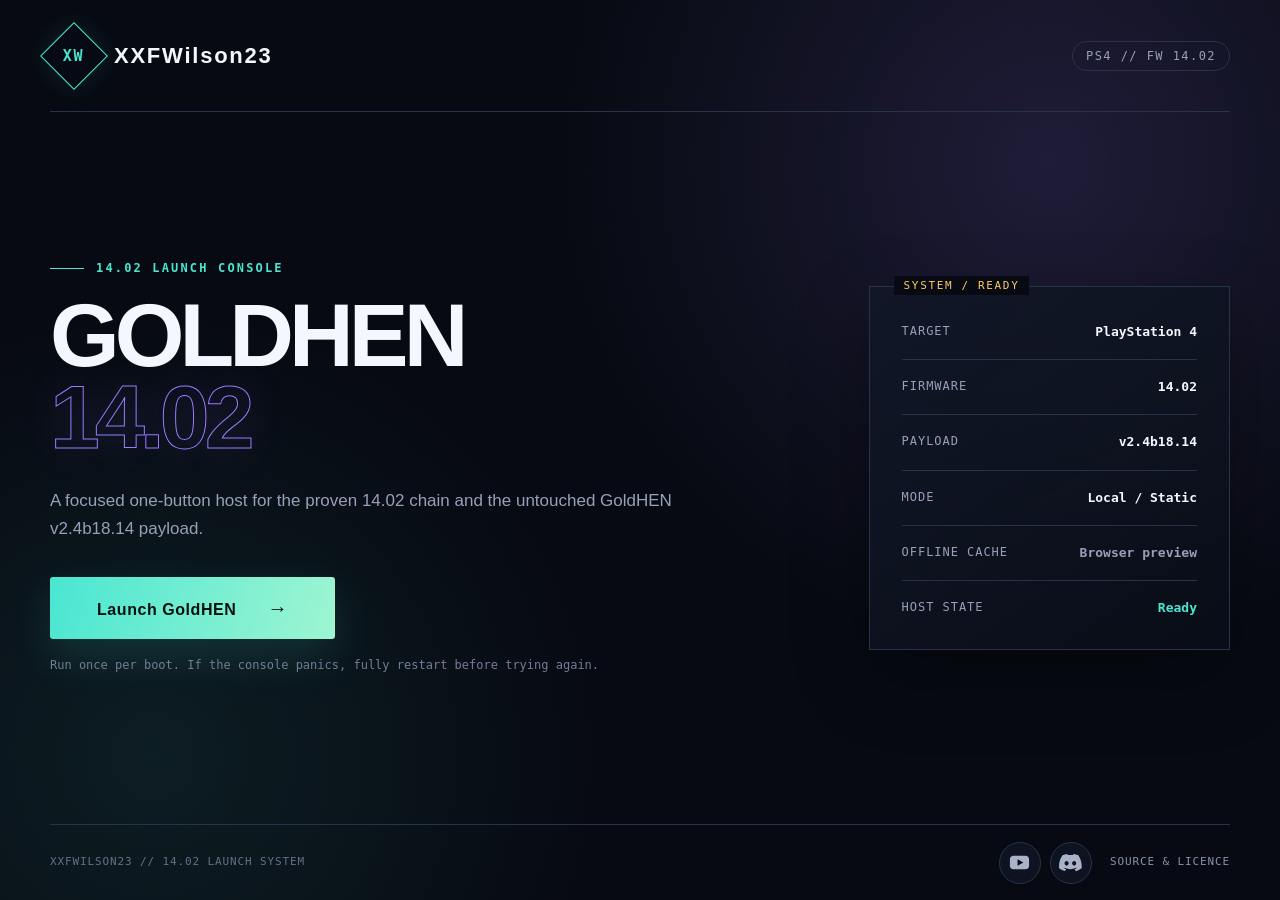
<file: launch.html>
<!doctype html>
<html lang="en">
<head>
  <meta charset="utf-8">
  <meta name="viewport" content="width=device-width, initial-scale=1">
  <meta name="theme-color" content="#070a12">
  <title>XXFWilson23 // Launching</title>
  <style>
    :root {
      --ink: #f4f7ff;
      --muted: #96a0b8;
      --panel: #101725;
      --line: #27324b;
      --violet: #9b7bff;
      --cyan: #49e6d2;
      --amber: #ffca66;
      --red: #ff6f85;
    }

    * { box-sizing: border-box; }
    html, body { min-height: 100%; }

    body {
      margin: 0;
      color: var(--ink);
      background:
        radial-gradient(circle at 84% 12%, rgba(155,123,255,.14), transparent 28rem),
        #070a12;
      font-family: "Trebuchet MS", Arial, sans-serif;
    }

    .shell {
      width: min(1200px, calc(100% - 48px));
      min-height: 100vh;
      margin: 0 auto;
      padding: 32px 0;
      display: flex;
      flex-direction: column;
      gap: 24px;
    }

    header {
      display: flex;
      align-items: center;
      justify-content: space-between;
      min-height: 58px;
      border-bottom: 1px solid var(--line);
    }

    .brand {
      color: var(--ink);
      font-size: 19px;
      font-weight: 700;
      letter-spacing: .08em;
    }

    .live {
      display: flex;
      align-items: center;
      gap: 9px;
      color: var(--cyan);
      font: 11px/1 Consolas, monospace;
      letter-spacing: .15em;
      text-transform: uppercase;
    }

    .live::before {
      content: "";
      width: 8px;
      height: 8px;
      border-radius: 50%;
      background: var(--cyan);
      box-shadow: 0 0 14px var(--cyan);
    }

    body.success .live { color: var(--cyan); }
    body.failed .live { color: var(--red); }
    body.failed .live::before { background: var(--red); box-shadow: 0 0 14px var(--red); }

    .status-card {
      padding: 26px 30px;
      border: 1px solid var(--line);
      background: linear-gradient(135deg, rgba(17,23,38,.98), rgba(10,14,24,.92));
    }

    .kicker {
      margin: 0 0 10px;
      color: var(--violet);
      font: 700 11px/1 Consolas, monospace;
      letter-spacing: .18em;
      text-transform: uppercase;
    }

    #state {
      min-height: 37px;
      margin: 0;
      font-size: clamp(27px, 4vw, 42px);
      line-height: 1.08;
      letter-spacing: -.035em;
    }

    body.success #state { color: var(--cyan); }
    body.failed #state { color: var(--red); }

    .rail {
      display: grid;
      grid-template-columns: repeat(3, 1fr);
      gap: 12px;
    }

    .phase {
      min-height: 64px;
      padding: 14px 16px;
      display: flex;
      align-items: center;
      gap: 12px;
      border: 1px solid var(--line);
      color: #657089;
      background: rgba(15,20,33,.72);
      font: 12px/1.3 Consolas, monospace;
      letter-spacing: .08em;
      text-transform: uppercase;
    }

    .phase i {
      width: 24px;
      height: 24px;
      display: grid;
      place-items: center;
      border: 1px solid currentColor;
      border-radius: 50%;
      font-style: normal;
      font-size: 10px;
    }

    .phase.active { color: var(--amber); border-color: rgba(255,202,102,.42); }
    .phase.done { color: var(--cyan); border-color: rgba(73,230,210,.42); }

    #DebugConsole {
      flex: 1;
      min-height: 360px;
      max-height: 54vh;
      overflow: auto;
      border: 1px solid var(--line);
      background: #090d16;
      box-shadow: inset 0 1px 0 rgba(255,255,255,.025);
    }

    .terminal-head {
      position: sticky;
      top: 0;
      z-index: 2;
      min-height: 42px;
      padding: 0 16px;
      display: flex;
      align-items: center;
      justify-content: space-between;
      border-bottom: 1px solid var(--line);
      color: #66718a;
      background: #0d121e;
      font: 10px/1 Consolas, monospace;
      letter-spacing: .14em;
      text-transform: uppercase;
    }

    #ramBox { color: #7c89a3; }

    #console {
      min-height: 300px;
      margin: 0;
      padding: 18px;
      color: #aab5cc;
      white-space: pre-wrap;
      overflow-wrap: anywhere;
      font: 11px/1.55 Consolas, "Courier New", monospace;
    }

    .notice {
      margin: 0;
      padding: 15px 18px;
      border: 1px solid rgba(255,111,133,.52);
      color: #ffd8df;
      background: rgba(98,19,37,.32);
      font: 13px/1.5 Consolas, monospace;
    }

    .footer-row {
      min-height: 38px;
      display: flex;
      align-items: center;
      justify-content: space-between;
      gap: 20px;
      color: #657089;
      font: 10px/1.4 Consolas, monospace;
      letter-spacing: .09em;
      text-transform: uppercase;
    }

    .footer-row a { color: #8f9ab1; text-decoration: none; }
    .footer-row a:focus, .footer-row a:hover { color: var(--cyan); }

    @media (max-width: 720px) {
      .shell { width: min(100% - 28px, 680px); padding: 18px 0; }
      .rail { grid-template-columns: 1fr; }
      .phase { min-height: 48px; }
      #DebugConsole { max-height: none; }
    }
  </style>
</head>
<body>
  <div class="shell">
    <header>
      <div class="brand">XXFWilson23</div>
      <div class="live" id="liveLabel">Launch in progress</div>
    </header>

    <section class="status-card">
      <p class="kicker">PS4 // Firmware 14.02</p>
      <h1 id="state">Initialising engine</h1>
    </section>

    <section class="rail" aria-label="Launch stages">
      <div class="phase active" id="phaseBrowser"><i>01</i>Browser entry</div>
      <div class="phase" id="phaseKernel"><i>02</i>Kernel access</div>
      <div class="phase" id="phasePayload"><i>03</i>GoldHEN payload</div>
    </section>

    <section id="DebugConsole" aria-label="Launch log">
      <div class="terminal-head"><span>Live execution log</span><span id="ramBox">JS heap: N/A</span></div>
      <pre id="console"></pre>
    </section>

    <div id="out"></div>

    <div class="footer-row">
      <span>XXFWilson23 // Direct 14.02 chain</span>
      <a href="./index.html">Return to launcher</a>
    </div>
  </div>

  <script>
    window.isPayloadElf = function (path) {
      return /\.elf$/i.test(path || "");
    };

    (function () {
      var state = document.getElementById("state");
      var log = document.getElementById("console");
      var live = document.getElementById("liveLabel");
      var browserPhase = document.getElementById("phaseBrowser");
      var kernelPhase = document.getElementById("phaseKernel");
      var payloadPhase = document.getElementById("phasePayload");

      function setPhase(element, className) {
        element.className = "phase " + className;
      }

      function showSuccess() {
        document.body.classList.remove("failed");
        document.body.classList.add("success");
        state.textContent = "GoldHEN started";
        live.textContent = "Launch complete";
        setPhase(browserPhase, "done");
        setPhase(kernelPhase, "done");
        setPhase(payloadPhase, "done");
      }

      function showFailure() {
        if (document.body.classList.contains("success")) return;
        document.body.classList.add("failed");
        live.textContent = "Launch stopped";
      }

      function showVerifying() {
        if (document.body.classList.contains("success")) return;
        live.textContent = "Verifying payload";
      }

      window.jailbreakSuccess = showVerifying;

      var observer = new MutationObserver(function () {
        var text = log.textContent || "";

        if (text.length > 0) {
          setPhase(browserPhase, "done");
          setPhase(kernelPhase, "active");
        }

        if (/kernel patched|jailbroken, uid 0|kernel interface is live/i.test(text)) {
          setPhase(kernelPhase, "done");
          setPhase(payloadPhase, "active");
        }

        if (/AG\s+done -- [^\n]*enabler running/i.test(text)) {
          showSuccess();
        } else if (/AG-FAIL|PROOF-FAIL|JB-THREW|exploit failed/i.test(text)) {
          showFailure();
        }
      });

      observer.observe(log, { childList: true, characterData: true, subtree: true });
    }());
  </script>
  <script>
    (function () {
      var appCache = window.applicationCache;
      var started = false;
      var fallback = null;

      function cacheBusy() {
        return appCache &&
          (appCache.status === appCache.CHECKING || appCache.status === appCache.DOWNLOADING);
      }

      function startChain() {
        if (started) return;
        started = true;
        if (fallback) window.clearTimeout(fallback);
        import("./chain/jb.js").catch(function (error) {
          var log = document.getElementById("console");
          var state = document.getElementById("state");
          document.body.classList.add("failed");
          state.textContent = "Launch stopped";
          log.textContent += "MODULE-FAIL " + (error && error.message ? error.message : String(error)) + "\n";
        });
      }

      function abortCacheAndStart() {
        if (cacheBusy()) {
          try { appCache.abort(); } catch (error) {}
          window.setTimeout(abortCacheAndStart, 50);
          return;
        }
        startChain();
      }

      function stopBackgroundUpdate() {
        if (cacheBusy()) {
          try { appCache.abort(); } catch (error) {}
        }
        if (!started) window.setTimeout(abortCacheAndStart, 0);
      }

      if (!appCache) {
        startChain();
        return;
      }

      appCache.addEventListener("checking", stopBackgroundUpdate, false);
      appCache.addEventListener("downloading", stopBackgroundUpdate, false);
      appCache.addEventListener("cached", abortCacheAndStart, false);
      appCache.addEventListener("noupdate", abortCacheAndStart, false);
      appCache.addEventListener("updateready", abortCacheAndStart, false);
      appCache.addEventListener("obsolete", abortCacheAndStart, false);
      appCache.addEventListener("error", abortCacheAndStart, false);

      fallback = window.setTimeout(abortCacheAndStart, 1500);
    }());
  </script>
</body>
</html>
</file>
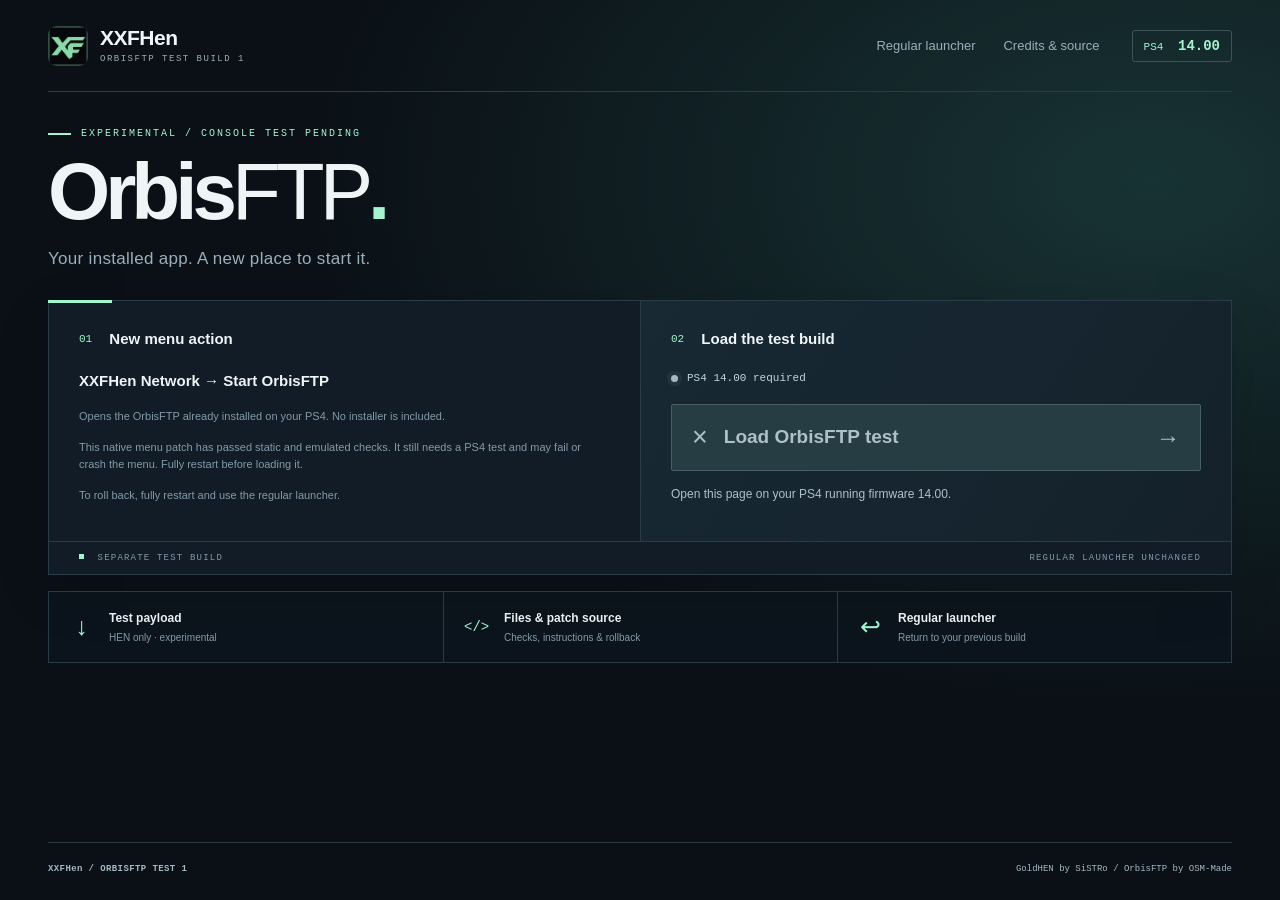
<file: orbis.html>
<!doctype html>
<html lang="en">
<head>
  <meta charset="utf-8">
  <meta name="viewport" content="width=device-width,initial-scale=1">
  <meta name="theme-color" content="#0a1016">
  <title>XXFHen · OrbisFTP test</title>
  <link rel="icon" href="assets/xxfhen-icon.png">
  <link rel="stylesheet" href="host.css">
</head>
<body>
  <div class="page">
    <header class="topbar">
      <a class="wordmark" href="./"><img class="brand-icon" src="assets/xxfhen-icon.png" alt="" width="40" height="40"><span>XXFHen<span class="wordmark-detail">ORBISFTP TEST BUILD 1</span></span></a>
      <nav class="topnav"><a href="./">Regular launcher</a><a href="credits.html">Credits &amp; source</a></nav>
      <div class="firmware">PS4 <b>14.00</b></div>
    </header>
    <main>
      <section class="intro">
        <div><p class="eyebrow"><span class="eyebrow-line"></span> EXPERIMENTAL / CONSOLE TEST PENDING</p><h1 id="host-title">Orbis<span>FTP</span><span class="title-period">.</span></h1><p class="subtitle">Your installed app. A new place to start it.</p></div>
      </section>
      <section class="deck" aria-label="OrbisFTP menu test">
        <form id="launch-form">
          <div class="selection-panel">
            <p class="launch-heading"><span class="step">01</span> New menu action</p>
            <p><strong>XXFHen Network → Start OrbisFTP</strong></p>
            <p class="selection-note">Opens the OrbisFTP already installed on your PS4. No installer is included.</p>
            <p class="selection-note">This native menu patch has passed static and emulated checks. It still needs a PS4 test and may fail or crash the menu. Fully restart before loading it.</p>
            <p class="selection-note">To roll back, fully restart and use the regular launcher.</p>
          </div>
          <div class="launch-area">
            <p class="launch-heading"><span class="step">02</span> Load the test build</p>
            <div class="console-status"><span class="dot inactive" id="console-dot"></span><span id="console-status">Checking console…</span></div>
            <button class="start" id="start" type="submit" disabled><span class="cross" aria-hidden="true">×</span><span id="start-label">Load OrbisFTP test</span><span class="button-arrow" aria-hidden="true">→</span></button>
            <p id="hint" class="hint" aria-live="polite">Open this page on your PS4 running firmware 14.00.</p>
          </div>
        </form>
        <div class="deck-foot"><span><i></i> SEPARATE TEST BUILD</span><span>REGULAR LAUNCHER UNCHANGED</span></div>
      </section>
      <nav class="utilities" aria-label="Test build files">
        <a href="xxfhen-orbisftp-test1.bin" download="XXFHen-OrbisFTP-TEST.bin"><span class="utility-icon" aria-hidden="true">↓</span><span><strong>Test payload</strong><small>HEN only · experimental</small></span></a>
        <a href="xxfhen-orbisftp-test1.zip" download><span class="utility-icon source-icon" aria-hidden="true">&lt;/&gt;</span><span><strong>Files &amp; patch source</strong><small>Checks, instructions &amp; rollback</small></span></a>
        <a href="./"><span class="utility-icon" aria-hidden="true">↩</span><span><strong>Regular launcher</strong><small>Return to your previous build</small></span></a>
      </nav>
    </main>
    <footer><span>XXFHen / ORBISFTP TEST 1</span><span><a href="credits.html">GoldHEN by SiSTRo</a> / OrbisFTP by OSM-Made</span></footer>
  </div>
  <script>
    (function () {
      "use strict";
      var match = (navigator.userAgent || "").match(/PlayStation\s+4[\/ ](\d+)\.(\d+)/);
      var supported = !!match && match[1] === "14" && match[2] === "00";
      var button = document.getElementById("start");
      var hint = document.getElementById("hint");
      if (supported) {
        document.getElementById("console-status").textContent = "PS4 14.00 · test build ready";
        document.getElementById("console-dot").className = "dot";
        hint.textContent = "After a full restart, press ×. Then open XXFHen Network → Start OrbisFTP.";
        button.disabled = false;
      } else {
        document.getElementById("console-status").textContent = "PS4 14.00 required";
      }
      document.getElementById("launch-form").addEventListener("submit", function (event) {
        event.preventDefault();
        if (!supported) return;
        if (navigator.onLine === false) { hint.textContent = "Connect to the internet and reload this page."; return; }
        try { sessionStorage.setItem("xxfhen.activation", String(Date.now())); }
        catch (error) { hint.textContent = "Browser storage is unavailable. Reopen the browser and try again."; return; }
        button.disabled = true;
        document.getElementById("start-label").textContent = "Opening loader…";
        location.href = "jb.html?log=1&afterglow=run&mode=goldhen&payload=xxfhen-orbisftp-test1.bin";
      }, false);
    })();
  </script>
</body>
</html>
</file>
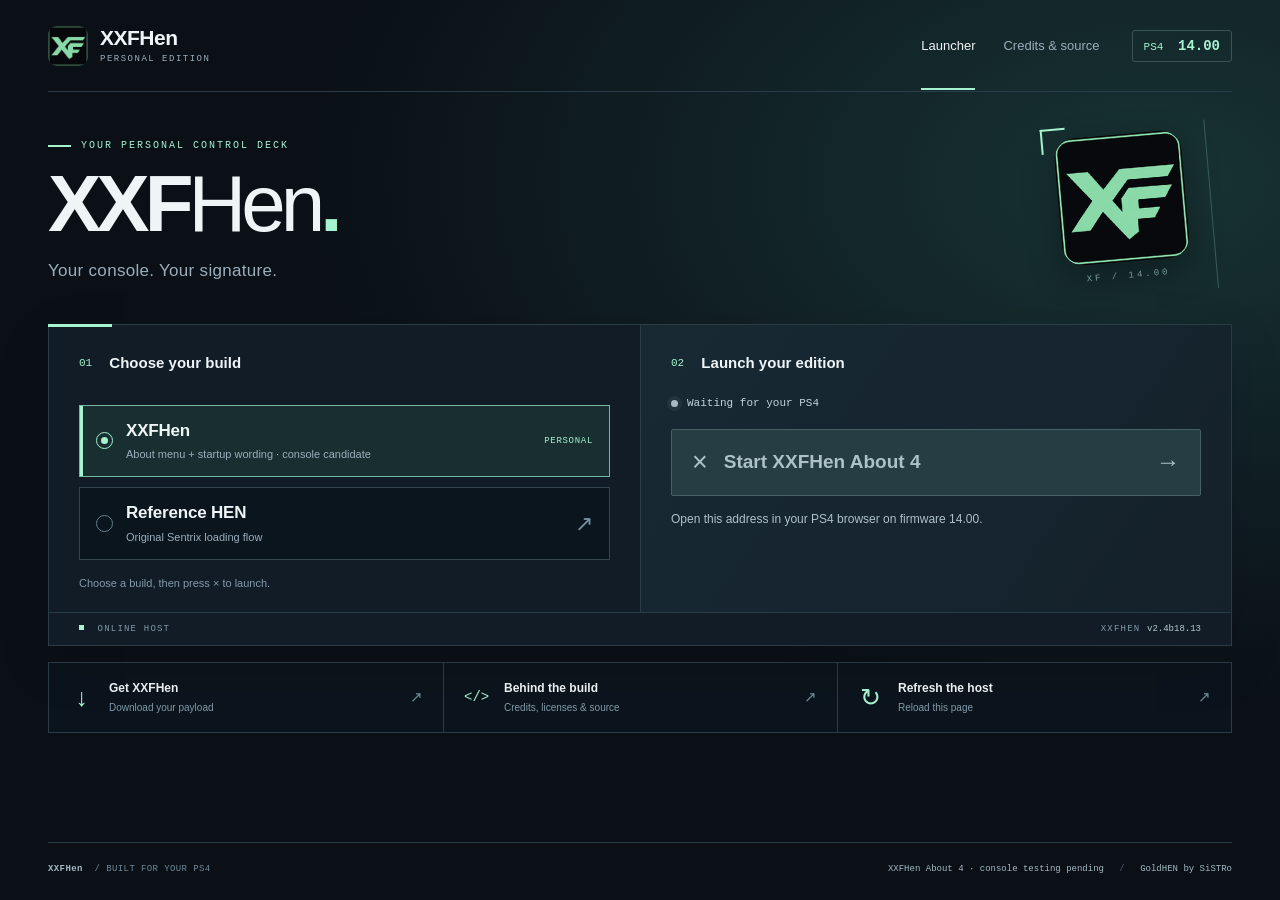
<file: test-about.html>
<!doctype html>
<html lang="en">
<head>
  <meta charset="utf-8">
  <meta name="viewport" content="width=device-width, initial-scale=1">
  <meta name="theme-color" content="#0a1016">
  <meta name="description" content="XXFHen Control Deck. Your personal browser host for PlayStation 4 firmware 14.00.">
  <title>XXFHen · Control Deck</title>
  <link rel="icon" type="image/png" sizes="192x192" href="assets/xxfhen-icon.png">
  <link rel="stylesheet" href="host.css">
</head>
<body>
  <div class="page">
    <header class="topbar">
      <a class="wordmark" href="./" aria-label="XXFHen home">
        <img class="brand-icon" src="assets/xxfhen-icon.png" alt="" width="40" height="40">
        <span>XXFHen<span class="wordmark-detail">PERSONAL EDITION</span></span>
      </a>
      <nav class="topnav" aria-label="Main navigation"><a class="current" href="./" aria-current="page">Launcher</a><a href="credits.html">Credits &amp; source</a></nav>
      <div class="firmware">PS4 <b>14.00</b></div>
    </header>

    <main>
      <section class="intro" aria-labelledby="host-title">
        <div>
          <p class="eyebrow"><span class="eyebrow-line"></span> YOUR PERSONAL CONTROL DECK</p>
          <h1 id="host-title">XXF<span>Hen</span><span class="title-period">.</span></h1>
          <p class="subtitle">Your console. Your signature.</p>
        </div>
        <div class="hero-mark" aria-hidden="true"><span class="mark-corner"></span><img src="assets/xxfhen-icon.png" alt="" width="128" height="128"><span class="mark-caption">XF / 14.00</span></div>
      </section>

      <section class="deck" aria-label="Payload launcher">
        <form id="launch-form">
          <div class="selection-panel">
            <fieldset>
              <legend><span class="step">01</span> Choose your build</legend>
              <label class="build selected" id="personal-choice">
                <input type="radio" name="build" value="personal" checked>
                <span class="radio" aria-hidden="true"></span>
                <span class="build-copy"><strong>XXFHen</strong><span>About menu + startup wording · console candidate</span></span>
                <span class="build-tag">PERSONAL</span>
              </label>
              <label class="build" id="reference-choice">
                <input type="radio" name="build" value="reference">
                <span class="radio" aria-hidden="true"></span>
                <span class="build-copy"><strong>Reference HEN</strong><span>Original Sentrix loading flow</span></span>
                <span class="reference-arrow" aria-hidden="true">↗</span>
              </label>
            </fieldset>
            <p class="selection-note">Choose a build, then press × to launch.</p>
          </div>

          <div class="launch-area">
            <p class="launch-heading"><span class="step">02</span> Launch your edition</p>
            <div class="console-status"><span class="dot" id="console-dot"></span><span id="console-status">Checking console…</span></div>
            <button class="start" id="start" type="submit"><span class="cross" aria-hidden="true">×</span><span id="start-label">Start XXFHen About 4</span><span class="button-arrow" aria-hidden="true">→</span></button>
            <p id="hint" class="hint" aria-live="polite">Open this address in your PS4 browser on firmware 14.00.</p>
          </div>
        </form>
        <div class="deck-foot"><span><i></i> ONLINE HOST</span><span>XXFHEN <b>v2.4b18.13</b></span></div>
      </section>

      <nav class="utilities" aria-label="Host resources">
        <a href="xxfhen-about.bin" download="xxfhen.bin"><span class="utility-icon" aria-hidden="true">↓</span><span><strong>Get XXFHen</strong><small>Download your payload</small></span><span class="utility-arrow" aria-hidden="true">↗</span></a>
        <a href="credits.html"><span class="utility-icon source-icon" aria-hidden="true">&lt;/&gt;</span><span><strong>Behind the build</strong><small>Credits, licenses &amp; source</small></span><span class="utility-arrow" aria-hidden="true">↗</span></a>
        <a href="./" id="reload"><span class="utility-icon" aria-hidden="true">↻</span><span><strong>Refresh the host</strong><small>Reload this page</small></span><span class="utility-arrow" aria-hidden="true">↗</span></a>
      </nav>
    </main>

    <footer><span>XXFHen <span class="footer-muted">/ BUILT FOR YOUR PS4</span></span><span>XXFHen About 4 · console testing pending <span class="footer-divider">/</span> <a href="credits.html">GoldHEN by SiSTRo</a></span></footer>
  </div>
  <script src="host-about.js?v=about-4"></script>
</body>
</html>
</file>
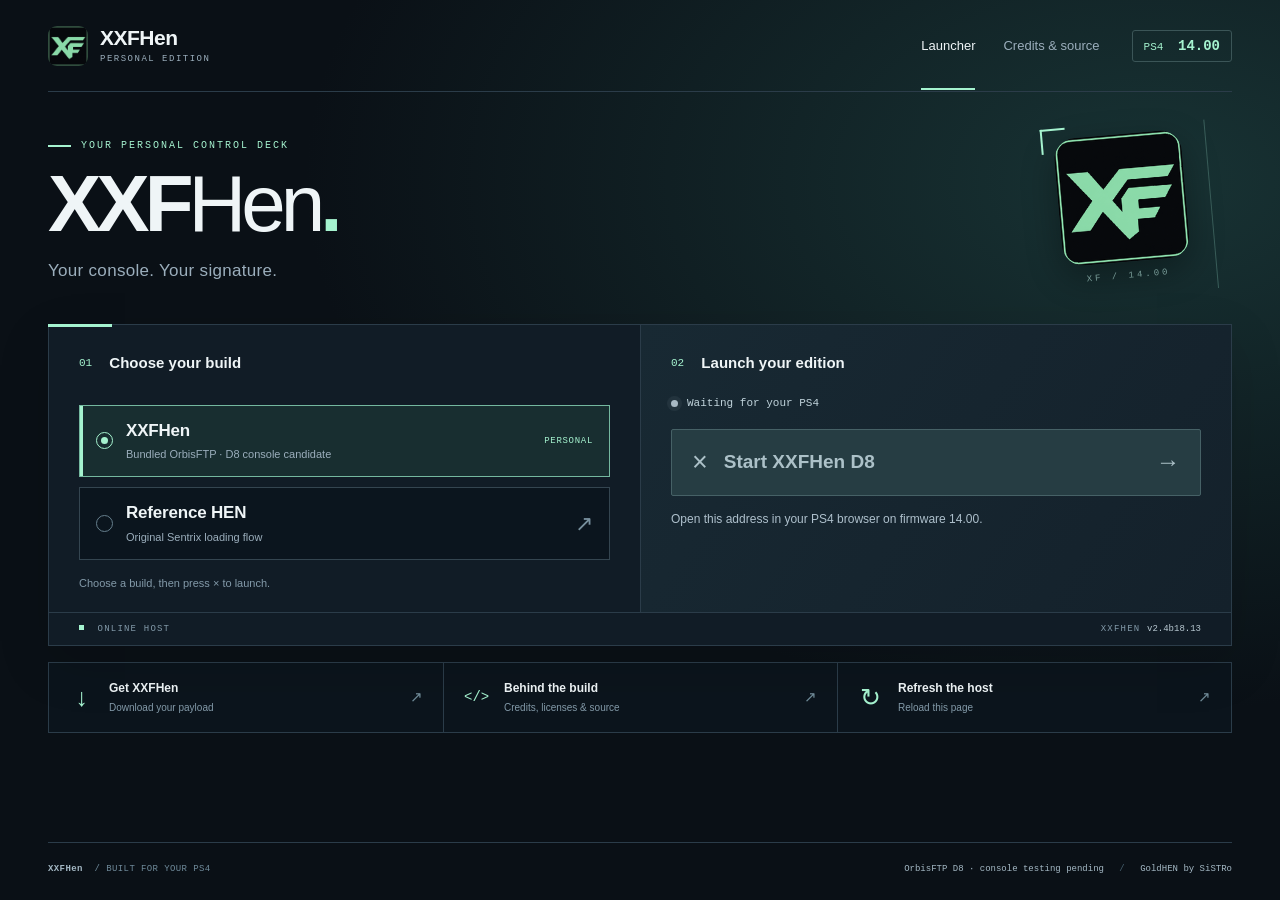
<file: test-d8.html>
<!doctype html>
<html lang="en">
<head>
  <meta charset="utf-8">
  <meta name="viewport" content="width=device-width, initial-scale=1">
  <meta name="theme-color" content="#0a1016">
  <meta name="description" content="XXFHen Control Deck. Your personal browser host for PlayStation 4 firmware 14.00.">
  <title>XXFHen · Control Deck</title>
  <link rel="icon" type="image/png" sizes="192x192" href="assets/xxfhen-icon.png">
  <link rel="stylesheet" href="host.css">
</head>
<body>
  <div class="page">
    <header class="topbar">
      <a class="wordmark" href="./" aria-label="XXFHen home">
        <img class="brand-icon" src="assets/xxfhen-icon.png" alt="" width="40" height="40">
        <span>XXFHen<span class="wordmark-detail">PERSONAL EDITION</span></span>
      </a>
      <nav class="topnav" aria-label="Main navigation"><a class="current" href="./" aria-current="page">Launcher</a><a href="credits.html">Credits &amp; source</a></nav>
      <div class="firmware">PS4 <b>14.00</b></div>
    </header>

    <main>
      <section class="intro" aria-labelledby="host-title">
        <div>
          <p class="eyebrow"><span class="eyebrow-line"></span> YOUR PERSONAL CONTROL DECK</p>
          <h1 id="host-title">XXF<span>Hen</span><span class="title-period">.</span></h1>
          <p class="subtitle">Your console. Your signature.</p>
        </div>
        <div class="hero-mark" aria-hidden="true"><span class="mark-corner"></span><img src="assets/xxfhen-icon.png" alt="" width="128" height="128"><span class="mark-caption">XF / 14.00</span></div>
      </section>

      <section class="deck" aria-label="Payload launcher">
        <form id="launch-form">
          <div class="selection-panel">
            <fieldset>
              <legend><span class="step">01</span> Choose your build</legend>
              <label class="build selected" id="personal-choice">
                <input type="radio" name="build" value="personal" checked>
                <span class="radio" aria-hidden="true"></span>
                <span class="build-copy"><strong>XXFHen</strong><span>Bundled OrbisFTP · D8 console candidate</span></span>
                <span class="build-tag">PERSONAL</span>
              </label>
              <label class="build" id="reference-choice">
                <input type="radio" name="build" value="reference">
                <span class="radio" aria-hidden="true"></span>
                <span class="build-copy"><strong>Reference HEN</strong><span>Original Sentrix loading flow</span></span>
                <span class="reference-arrow" aria-hidden="true">↗</span>
              </label>
            </fieldset>
            <p class="selection-note">Choose a build, then press × to launch.</p>
          </div>

          <div class="launch-area">
            <p class="launch-heading"><span class="step">02</span> Launch your edition</p>
            <div class="console-status"><span class="dot" id="console-dot"></span><span id="console-status">Checking console…</span></div>
            <button class="start" id="start" type="submit"><span class="cross" aria-hidden="true">×</span><span id="start-label">Start XXFHen D8</span><span class="button-arrow" aria-hidden="true">→</span></button>
            <p id="hint" class="hint" aria-live="polite">Open this address in your PS4 browser on firmware 14.00.</p>
          </div>
        </form>
        <div class="deck-foot"><span><i></i> ONLINE HOST</span><span>XXFHEN <b>v2.4b18.13</b></span></div>
      </section>

      <nav class="utilities" aria-label="Host resources">
        <a href="xxfhen-d8.bin" download="xxfhen.bin"><span class="utility-icon" aria-hidden="true">↓</span><span><strong>Get XXFHen</strong><small>Download your payload</small></span><span class="utility-arrow" aria-hidden="true">↗</span></a>
        <a href="credits.html"><span class="utility-icon source-icon" aria-hidden="true">&lt;/&gt;</span><span><strong>Behind the build</strong><small>Credits, licenses &amp; source</small></span><span class="utility-arrow" aria-hidden="true">↗</span></a>
        <a href="./" id="reload"><span class="utility-icon" aria-hidden="true">↻</span><span><strong>Refresh the host</strong><small>Reload this page</small></span><span class="utility-arrow" aria-hidden="true">↗</span></a>
      </nav>
    </main>

    <footer><span>XXFHen <span class="footer-muted">/ BUILT FOR YOUR PS4</span></span><span>OrbisFTP D8 · console testing pending <span class="footer-divider">/</span> <a href="credits.html">GoldHEN by SiSTRo</a></span></footer>
  </div>
  <script src="host-d8.js?v=d8-guard-32d2c19"></script>
</body>
</html>
</file>
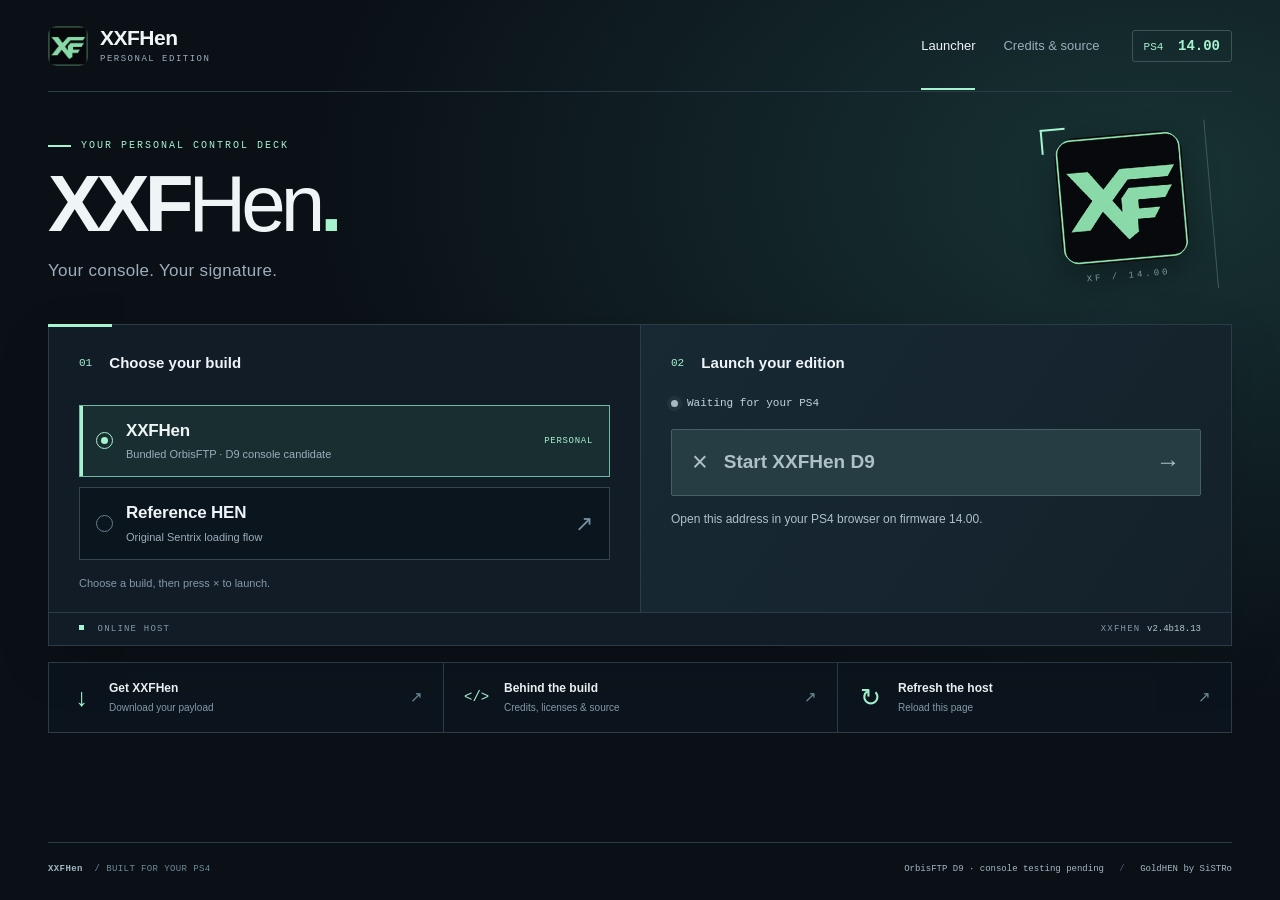
<file: test-d9.html>
<!doctype html>
<html lang="en">
<head>
  <meta charset="utf-8">
  <meta name="viewport" content="width=device-width, initial-scale=1">
  <meta name="theme-color" content="#0a1016">
  <meta name="description" content="XXFHen Control Deck. Your personal browser host for PlayStation 4 firmware 14.00.">
  <title>XXFHen · Control Deck</title>
  <link rel="icon" type="image/png" sizes="192x192" href="assets/xxfhen-icon.png">
  <link rel="stylesheet" href="host.css">
</head>
<body>
  <div class="page">
    <header class="topbar">
      <a class="wordmark" href="./" aria-label="XXFHen home">
        <img class="brand-icon" src="assets/xxfhen-icon.png" alt="" width="40" height="40">
        <span>XXFHen<span class="wordmark-detail">PERSONAL EDITION</span></span>
      </a>
      <nav class="topnav" aria-label="Main navigation"><a class="current" href="./" aria-current="page">Launcher</a><a href="credits.html">Credits &amp; source</a></nav>
      <div class="firmware">PS4 <b>14.00</b></div>
    </header>

    <main>
      <section class="intro" aria-labelledby="host-title">
        <div>
          <p class="eyebrow"><span class="eyebrow-line"></span> YOUR PERSONAL CONTROL DECK</p>
          <h1 id="host-title">XXF<span>Hen</span><span class="title-period">.</span></h1>
          <p class="subtitle">Your console. Your signature.</p>
        </div>
        <div class="hero-mark" aria-hidden="true"><span class="mark-corner"></span><img src="assets/xxfhen-icon.png" alt="" width="128" height="128"><span class="mark-caption">XF / 14.00</span></div>
      </section>

      <section class="deck" aria-label="Payload launcher">
        <form id="launch-form">
          <div class="selection-panel">
            <fieldset>
              <legend><span class="step">01</span> Choose your build</legend>
              <label class="build selected" id="personal-choice">
                <input type="radio" name="build" value="personal" checked>
                <span class="radio" aria-hidden="true"></span>
                <span class="build-copy"><strong>XXFHen</strong><span>Bundled OrbisFTP · D9 console candidate</span></span>
                <span class="build-tag">PERSONAL</span>
              </label>
              <label class="build" id="reference-choice">
                <input type="radio" name="build" value="reference">
                <span class="radio" aria-hidden="true"></span>
                <span class="build-copy"><strong>Reference HEN</strong><span>Original Sentrix loading flow</span></span>
                <span class="reference-arrow" aria-hidden="true">↗</span>
              </label>
            </fieldset>
            <p class="selection-note">Choose a build, then press × to launch.</p>
          </div>

          <div class="launch-area">
            <p class="launch-heading"><span class="step">02</span> Launch your edition</p>
            <div class="console-status"><span class="dot" id="console-dot"></span><span id="console-status">Checking console…</span></div>
            <button class="start" id="start" type="submit"><span class="cross" aria-hidden="true">×</span><span id="start-label">Start XXFHen D9</span><span class="button-arrow" aria-hidden="true">→</span></button>
            <p id="hint" class="hint" aria-live="polite">Open this address in your PS4 browser on firmware 14.00.</p>
          </div>
        </form>
        <div class="deck-foot"><span><i></i> ONLINE HOST</span><span>XXFHEN <b>v2.4b18.13</b></span></div>
      </section>

      <nav class="utilities" aria-label="Host resources">
        <a href="xxfhen-d9.bin" download="xxfhen.bin"><span class="utility-icon" aria-hidden="true">↓</span><span><strong>Get XXFHen</strong><small>Download your payload</small></span><span class="utility-arrow" aria-hidden="true">↗</span></a>
        <a href="credits.html"><span class="utility-icon source-icon" aria-hidden="true">&lt;/&gt;</span><span><strong>Behind the build</strong><small>Credits, licenses &amp; source</small></span><span class="utility-arrow" aria-hidden="true">↗</span></a>
        <a href="./" id="reload"><span class="utility-icon" aria-hidden="true">↻</span><span><strong>Refresh the host</strong><small>Reload this page</small></span><span class="utility-arrow" aria-hidden="true">↗</span></a>
      </nav>
    </main>

    <footer><span>XXFHen <span class="footer-muted">/ BUILT FOR YOUR PS4</span></span><span>OrbisFTP D9 · console testing pending <span class="footer-divider">/</span> <a href="credits.html">GoldHEN by SiSTRo</a></span></footer>
  </div>
  <script src="host-d9.js?v=d9-path"></script>
</body>
</html>
</file>
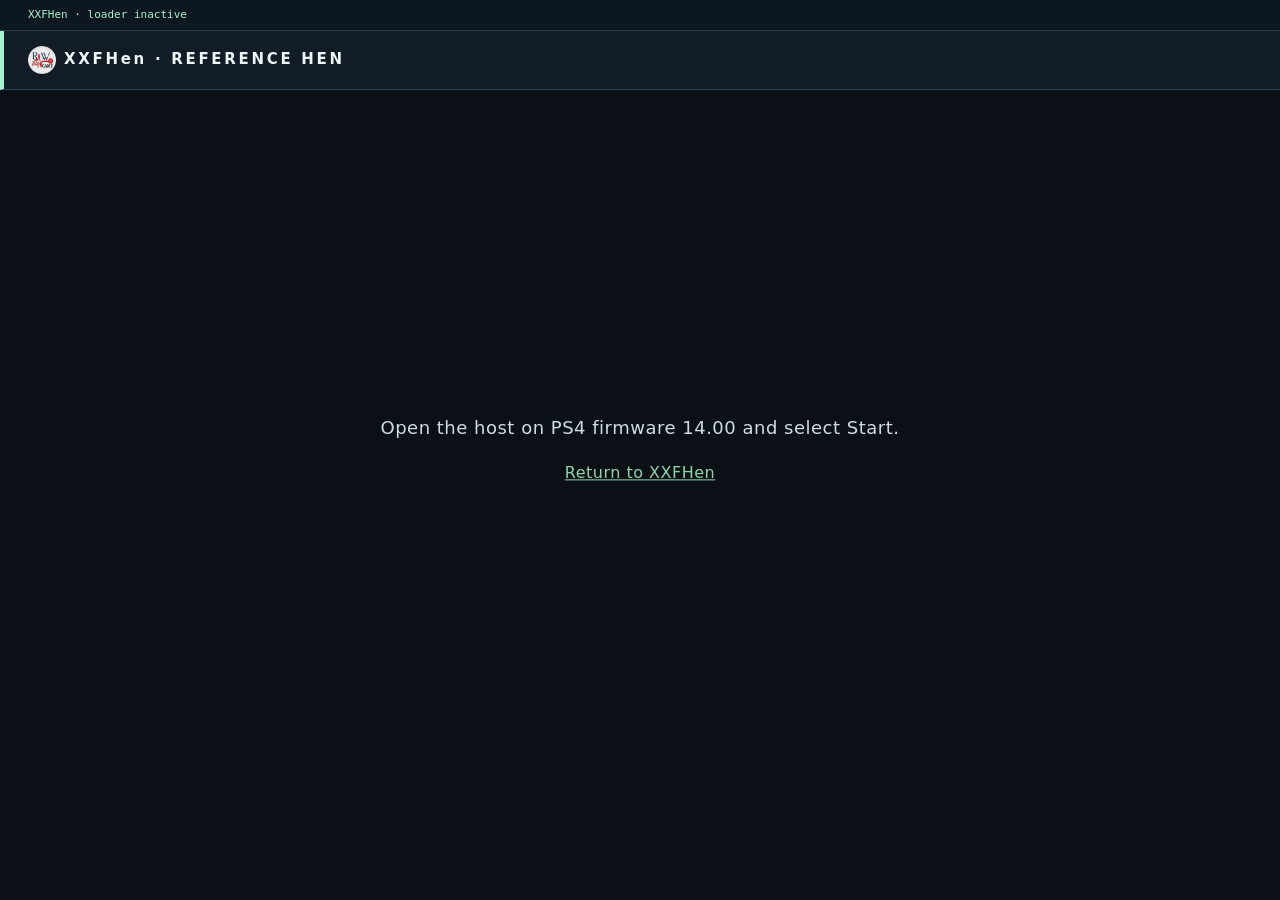
<file: sentrix/jb.html>
<!doctype html>
<html lang="en">
  <head>
    <meta charset="utf-8" />
    <meta name="viewport" content="width=device-width,initial-scale=1" />
    <title>XXFHen · Reference HEN</title>
    <style>
      html,
      body {
        margin: 0;
        padding: 0;
        min-height: 100%;
        background: #0a1016;
        color: #d0dce2;
        font:
          15px/1.45 "Segoe UI",
          system-ui,
          sans-serif;
      }
      #brand {
        text-align: left;
        padding: 15px 24px;
        background: #111c26;
        border-left: 4px solid #a5f3cf;
        border-bottom: 1px solid #2a3d4a;
      }
      #brand img {
        width: 28px;
        height: 28px;
        margin-right: 8px;
        border-radius: 2px;
        vertical-align: middle;
      }
      #brand b {
        font-size: 15px;
        font-weight: 700;
        letter-spacing: 0.18em;
        color: #eff5f7;
        vertical-align: middle;
      }

      /* running: a spinner under the brand. jb.js sets body.done / body.fail / body.log. */
      #spin {
        position: fixed;
        top: calc(50% + 20px);
        left: 50%;
        width: 46px;
        height: 46px;
        margin: -23px 0 0 -23px;
        border: 4px solid #2a3d4a;
        border-top-color: #a5f3cf;
        border-radius: 50%;
        animation: spin 0.9s linear infinite;
      }
      @keyframes spin {
        to {
          transform: rotate(360deg);
        }
      }
      #msg {
        position: fixed;
        top: 50%;
        left: 0;
        right: 0;
        transform: translateY(-50%);
        text-align: center;
        padding: 0 24px;
        font-size: 18px;
        letter-spacing: 0.5px;
        display: none;
      }
      #wrap {
        padding: 0;
      }
      #state,
      #out {
        display: none;
      }

      body.done #spin {
        display: none;
      }
      body.fail #spin {
        display: none;
      }
      body.fail #msg {
        display: block;
      }
      body.done #msg {
        display: block;
        color: #a5f3cf;
        font-weight: 700;
        letter-spacing: 2px;
      }

      /* ?log=1 -- the full step log, styled like the landing. */
      body.log #spin,
      body.log #msg {
        display: none;
      }
      body.log #wrap {
        padding: 20px 28px 28px;
      }
      body.log #state {
        display: block;
        font-size: 22px;
        font-weight: 700;
        margin: 0 0 12px;
      }
      body.log #out {
        display: block;
        white-space: pre-wrap;
        font:
          12px/1.55 Consolas,
          monospace;
        background: #0d1720;
        border: 1px solid #2a3d4a;
        border-radius: 0;
        padding: 14px 16px;
        height: calc(100vh - 208px);
        overflow-y: auto;
      }
      .ok {
        color: #a5f3cf;
      }
      .bad {
        color: #f1a9a0;
      }
      .warn {
        color: #ecd28f;
      }
      .safe {
        color: #a5f3cf;
      }
      .danger {
        color: #f1a9a0;
      }
      code {
        color: #b7d7e9;
      }
    
      #ramBox {
        position: static;

        padding: 7px 28px;

        color: #a5f3cf;
        background: #0d1720;

        border-bottom: 1px solid #2a3d4a;

        border-radius: 0;

        font-family:
          Consolas,
          monospace;

        font-size: 11px;

        max-width: 100%;
        overflow: hidden;

        text-overflow: ellipsis;
        white-space: nowrap;
      }

    </style>
  </head>
  <body>
    <div id="ramBox">RAM: checking...</div>
    <div id="brand">
      <img
        src="[data-uri]"
        alt=""
        width="28"
        height="28"
      /><b>XXFHen · REFERENCE HEN</b>
    </div>
    <div id="spin"></div>
    <div id="msg">Restart your console</div>
    <div id="wrap">
      <div id="state"></div>
      <div id="out"></div>
    </div>
    <script type="module">
      var target = /PlayStation\s+4[\/ ]14\.00(?:\b|[;)])/.test(navigator.userAgent || "");
      var activated = false;
      try {
        var stamp = Number(sessionStorage.getItem("xxfhen.activation"));
        activated = stamp > 0 && Date.now() >= stamp && Date.now() - stamp < 15 * 60 * 1000;
      } catch (error) {}
      if (target && activated) {
        import("./jb.js").catch(function () {
          document.body.className = "fail";
          document.getElementById("msg").textContent = "Loader files could not be opened. Return to the host and reload.";
        });
      } else {
        document.body.className = "fail";
        document.getElementById("msg").textContent = "Open the host on PS4 firmware 14.00 and select Start.";
        var back = document.createElement("a");
        back.href = "../";
        back.textContent = "Return to XXFHen";
        back.style.cssText = "display:block;margin-top:20px;color:#91d4aa;font-size:16px;text-decoration:underline";
        document.getElementById("msg").appendChild(back);
        document.getElementById("ramBox").textContent = "XXFHen · loader inactive";
      }
    </script>
  </body>
</html>
</file>
<file: host.css>
:root{color-scheme:dark;--bg:#0a1016;--panel:#111c26;--line:#2b3c49;--fg:#eff5f7;--muted:#9baebc;--mint:#a5f3cf;--mono:Consolas,"Liberation Mono",monospace;--sans:"Segoe UI",Arial,sans-serif}
*{box-sizing:border-box}html{min-height:100%;background:var(--bg)}body{margin:0;color:var(--fg);font:15px/1.5 var(--sans);background:radial-gradient(ellipse at 90% 20%,#183334 0,transparent 52%),var(--bg)}a{color:inherit;text-decoration:none}a,button,input{touch-action:manipulation}button,input{font:inherit}a:focus,button:focus,input:focus+.radio{outline:3px solid var(--mint);outline-offset:5px}a:hover{color:var(--mint)}.page{width:calc(100% - 80px);max-width:1184px;min-height:100vh;margin:0 auto;display:flex;flex-direction:column}.topbar{height:92px;display:flex;align-items:center;border-bottom:1px solid var(--line);}.wordmark{display:flex;align-items:center;font-size:21px;line-height:1.1;font-weight:800;letter-spacing:-.5px}.brand-icon{display:block;border-radius:9px}.wordmark-detail{display:block;margin-top:6px;color:var(--muted);font:9px/1.1 var(--mono);letter-spacing:1.5px}.topnav{display:flex;margin-left:auto;font-size:13px;color:var(--muted)}.topnav a{position:relative;padding:34px 0}.topnav .current{color:var(--fg)}.topnav .current:after{content:"";position:absolute;bottom:-1px;left:0;right:0;height:2px;background:var(--mint)}.firmware{padding:7px 11px;border:1px solid #3b5557;border-radius:3px;color:var(--mint);font:11px var(--mono);white-space:nowrap}.firmware b{margin-left:8px;font-size:14px}main{margin:35px 0 30px}.intro{display:flex;align-items:center;justify-content:space-between;margin-bottom:28px}.eyebrow{display:flex;align-items:center;margin:0 0 9px;color:var(--mint);font:10px/1.4 var(--mono);letter-spacing:2px}.eyebrow-line{width:23px;height:2px;background:var(--mint)}h1{margin:0;font-size:80px;line-height:1.05;font-weight:800;letter-spacing:-5px}h1>span{font-weight:300}h1>.title-period{color:var(--mint);font-weight:800}.subtitle{margin:12px 0 0;color:var(--muted);font-size:17px;letter-spacing:.3px}.hero-mark{position:relative;margin-right:20px;padding:7px 24px 15px;border-right:1px solid #3a5e5a;transform:rotate(-5deg)}.hero-mark img{display:block;border-radius:22px;box-shadow:0 12px 35px #0005}.mark-corner{position:absolute;top:-4px;left:12px;width:25px;height:25px;border-top:2px solid var(--mint);border-left:2px solid var(--mint)}.mark-caption{display:block;margin-top:9px;color:#789b97;font:9px var(--mono);letter-spacing:3px;text-align:center}.deck{position:relative;border:1px solid var(--line);background:var(--panel);box-shadow:0 18px 50px #0002}.deck:before{content:"";position:absolute;top:-1px;left:-1px;width:64px;height:3px;background:var(--mint)}#launch-form{display:flex}.selection-panel,.launch-area{width:50%;padding:27px 30px 20px}fieldset{padding:0;margin:0;border:0;min-width:0}legend,.launch-heading{margin:0 0 20px;padding:0;color:var(--fg);font-size:15px;font-weight:600}.step{display:inline-block;color:var(--mint);font:11px var(--mono);margin-right:13px;vertical-align:2px}.build{position:relative;display:flex;align-items:center;min-height:72px;margin-top:10px;padding:14px 16px;border:1px solid #344550;background:#0b151e;cursor:pointer}.build:hover{border-color:#6d9e92}.build.selected{border-color:#74b89f;background:#182e30;box-shadow:inset 3px 0 var(--mint)}.build input{position:absolute;left:15px;top:25px;width:18px;height:18px;opacity:0;cursor:pointer}.radio{flex-shrink:0;display:block;width:17px;height:17px;border:1px solid #667f8d;border-radius:50%}.build.selected .radio{border-color:var(--mint)}.build.selected .radio:after{content:"";display:block;width:7px;height:7px;margin:4px;background:var(--mint);border-radius:50%}.build-copy{flex:1;min-width:0}.build-copy strong{display:block;font-size:17px;line-height:1.25;letter-spacing:-.2px}.build-copy>span{display:block;margin-top:5px;color:var(--muted);font-size:11px}.build-tag{color:var(--mint);font:9px var(--mono);letter-spacing:.7px}.reference-arrow{font-size:22px;color:#78909e}.selection-note{margin:15px 0 0;color:#839aa9;font-size:11px}.launch-area{border-left:1px solid var(--line);background:linear-gradient(125deg,#182933,#14212b)}.console-status{display:flex;align-items:center;margin:1px 0 17px;color:#c1d4dc;font:11px/1.5 var(--mono);min-height:17px}.dot{flex-shrink:0;width:7px;height:7px;border-radius:50%;background:var(--mint);box-shadow:0 0 0 4px #a5f3cf13}.dot.inactive{background:#a8b9c4;box-shadow:0 0 0 4px #a8b9c413}.start{display:flex;align-items:center;width:100%;min-height:67px;padding:13px 20px;border:1px solid var(--mint);border-radius:2px;background:var(--mint);color:#10231f;font-size:19px;font-weight:700;text-align:left;cursor:pointer}.start:hover:enabled{background:#c1ffdf}.start:disabled{background:#263d43;border-color:#466166;color:#acc1c8;cursor:default}.cross{font-size:27px;line-height:1;font-weight:400}.button-arrow{margin-left:auto;font-size:24px;font-weight:400}.hint{margin:14px 0 0;min-height:36px;max-width:370px;color:#aec0cc;font-size:12px;line-height:1.6}.deck-foot{display:flex;justify-content:space-between;align-items:center;border-top:1px solid var(--line);padding:11px 30px;color:#839aa9;font:9px var(--mono);letter-spacing:1.2px}.deck-foot i{display:inline-block;width:5px;height:5px;background:var(--mint);margin-right:7px;vertical-align:1px}.deck-foot b{font-weight:400;color:#b8c8d1;letter-spacing:0}.utilities{display:flex;margin-top:16px;border:1px solid var(--line);background:#0b141c}.utilities a{display:flex;align-items:center;width:33.333%;padding:16px 20px}.utilities a+a{border-left:1px solid var(--line)}.utilities a:hover{background:#13242a}.utility-icon{width:25px;flex-shrink:0;color:var(--mint);font-size:25px;text-align:center}.source-icon{font:14px var(--mono)}.utilities strong{display:block;font-size:12px;font-weight:600}.utilities small{display:block;margin-top:3px;color:#839aa9;font-size:10px}.utility-arrow{margin-left:auto;color:#718c99;font-size:15px}footer{display:flex;justify-content:space-between;align-items:center;margin-top:auto;padding:18px 0 23px;border-top:1px solid var(--line);font:9px/1.8 var(--mono);color:#a4b8c4}footer>span:first-child{font-weight:700;letter-spacing:.4px}.footer-muted{font-weight:400;color:#708b9b;margin-left:6px}.footer-divider{color:#47606f;padding:0 10px}footer a{color:#a4b8c4}
.credits{max-width:830px;margin:40px auto 60px;width:100%;padding:35px 40px;border:1px solid var(--line);border-top:3px solid var(--mint);background:var(--panel)}.credits h1{font-size:40px;letter-spacing:-1.5px;margin:24px 0}.credits h2{margin-top:30px;color:var(--mint);font-size:18px}.credits p,.credits li{color:#adbfcb;line-height:1.8;font-size:14px}.credits li{margin:5px 0}.credits a{color:var(--mint);text-decoration:underline;text-underline-offset:3px}.credits .back{font:11px var(--mono);text-decoration:none}.credits-icon{display:block;border-radius:19px;margin:24px 0}.credits .notice{padding:17px 20px;border-left:2px solid var(--mint);background:#172a30;font-size:12px}.credits code{font-size:12px;overflow-wrap:anywhere}
@media(min-width:1500px){.page{max-width:1280px}.topbar{height:100px}main{margin-top:55px}.intro{margin-bottom:38px}h1{font-size:100px}.selection-panel,.launch-area{padding:32px 38px 25px}.build{min-height:80px}.build-copy strong{font-size:19px}.build-copy>span{font-size:12px}.hint{font-size:13px}.start{min-height:75px;font-size:22px}.utilities a{padding:20px 25px}.utilities strong{font-size:14px}.utilities small{font-size:11px}footer{padding-bottom:30px}}
@media(max-height:800px) and (min-width:621px){.topbar{height:76px}.topnav a{padding-top:26px;padding-bottom:26px}main{margin:22px 0 18px}.intro{margin-bottom:20px}h1{font-size:72px}.hero-mark img{width:96px;height:96px;border-radius:17px}.hero-mark{padding-bottom:8px}.selection-panel,.launch-area{padding-top:20px;padding-bottom:17px}legend,.launch-heading{margin-bottom:15px}.build{min-height:64px;margin-top:8px;padding-top:11px;padding-bottom:11px}.selection-note{margin-top:12px}.start{min-height:64px}.deck-foot{padding-top:10px;padding-bottom:10px}.utilities a{padding-top:13px;padding-bottom:13px}footer{padding:14px 0 17px}}
@media(max-width:850px){.page{width:calc(100% - 40px)}.topbar{}.topnav{}.selection-panel,.launch-area{padding:24px 20px 20px}.build{padding:13px 12px;}.build-tag{font-size:8px;letter-spacing:0}.build-copy strong{font-size:15px}.build-copy>span{font-size:10px}.utilities a{padding:15px 13px;}.utilities small{font-size:9px}.utility-arrow{display:none}footer{font-size:8px}}
@media(max-width:620px){.page{width:calc(100% - 32px)}.topbar{height:80px;}.wordmark{font-size:19px}.brand-icon{width:36px;height:36px}.wordmark-detail{font-size:8px}.topnav{display:none}.firmware{margin-left:auto;padding:7px 9px;font-size:10px}.firmware b{font-size:12px;margin-left:5px}main{margin:30px 0 28px}.intro{margin-bottom:27px}.eyebrow{font-size:8px;letter-spacing:1.5px}.eyebrow-line{width:15px}h1{font-size:61px;letter-spacing:-4px}.subtitle{font-size:13px;margin-top:10px}.hero-mark{display:none}#launch-form{display:block}.selection-panel,.launch-area{width:100%;padding:23px 20px}.selection-panel{padding-bottom:20px}.launch-area{border-left:0;border-top:1px solid var(--line)}legend,.launch-heading{font-size:14px;margin-bottom:17px}.build{min-height:72px;padding:14px;}.build-copy strong{font-size:17px}.build-copy>span{font-size:11px}.build-tag{font-size:9px}.selection-note{font-size:10px}.console-status{font-size:10px}.start{font-size:19px}.hint{font-size:11px;min-height:0}.deck-foot{padding:12px 20px;font-size:8px;letter-spacing:.5px}.utilities{display:block}.utilities a{width:100%;padding:16px 20px;}.utilities a+a{border-left:0;border-top:1px solid var(--line)}.utilities strong{font-size:13px}.utilities small{font-size:11px}.utility-arrow{display:block}footer{display:block;font-size:8px;padding:18px 0}footer>span{display:block}footer>span+span{margin-top:7px}.footer-divider{padding:0 5px}.credits{padding:25px 20px;margin-top:25px}.credits h1{font-size:32px}.credits p,.credits li{font-size:13px}.credits ul{padding-left:20px}}

/* Spacing uses child margins for console WebKit compatibility. */
.brand-icon{margin-right:12px}.topnav a+a{margin-left:28px}.firmware{margin-left:32px}.eyebrow-line{margin-right:10px}.radio{margin-right:13px}.build-tag,.reference-arrow{margin-left:13px}.console-status .dot{margin-right:9px}.cross{margin-right:16px}.utility-icon{margin-right:15px}footer>span+span{margin-left:20px}
@media(max-width:850px){.firmware{margin-left:20px}.topnav a+a{margin-left:18px}.radio{margin-right:10px}.build-tag,.reference-arrow{margin-left:10px}.utility-icon{margin-right:9px}}
@media(max-width:620px){.firmware{margin-left:auto}.radio{margin-right:12px}.build-tag,.reference-arrow{margin-left:12px}.utility-icon{margin-right:16px}footer>span+span{margin-left:0}}
</file>
